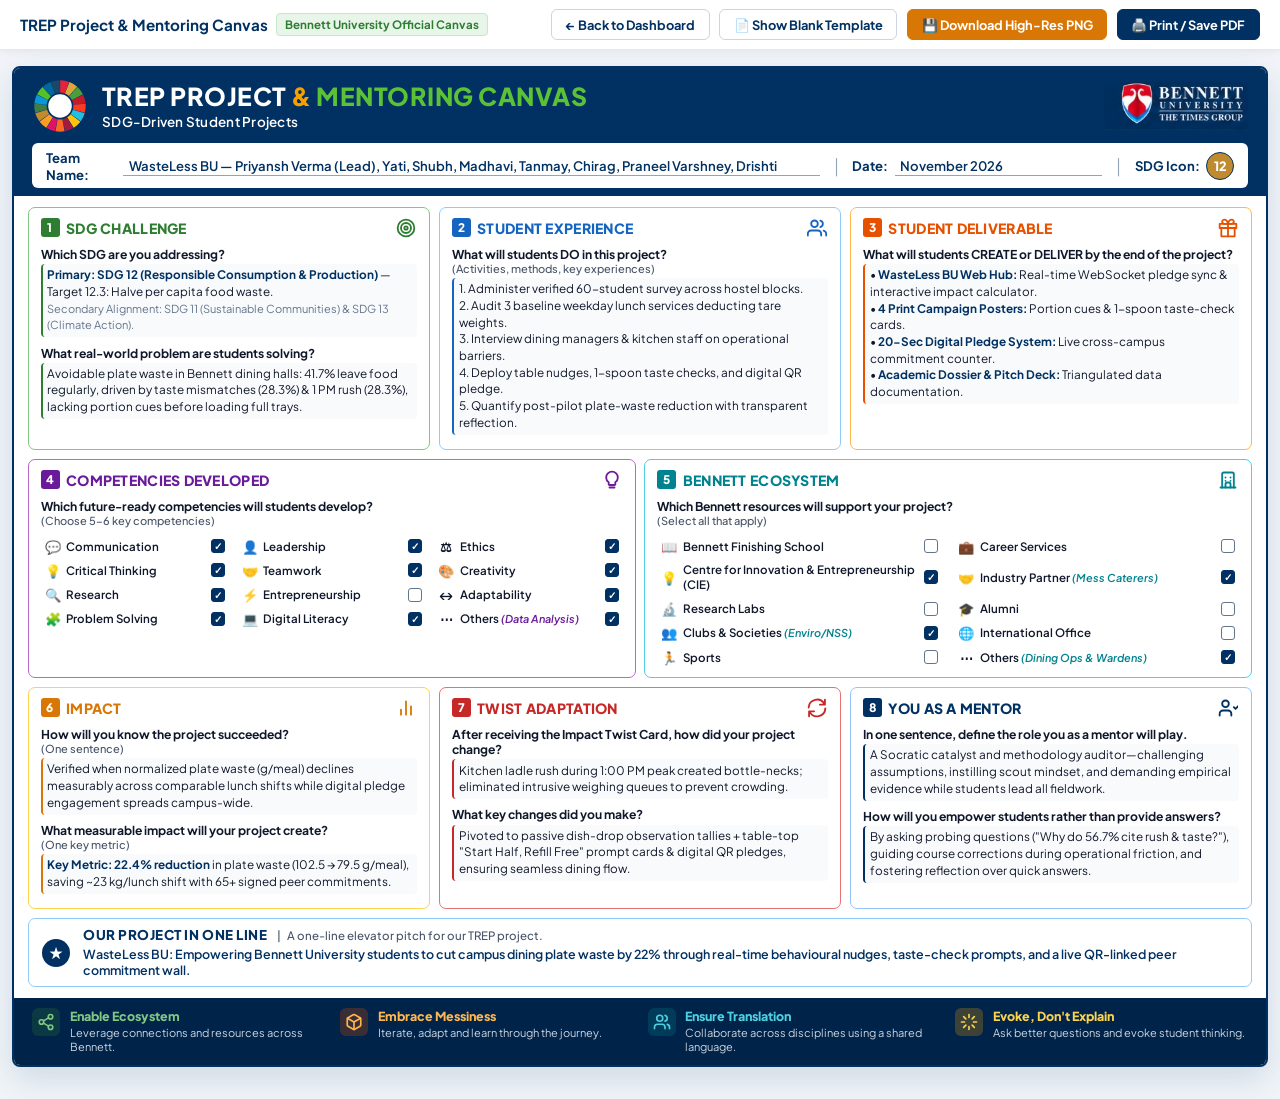
<file: canvas.html>
<!DOCTYPE html>
<html lang="en">
<head>
  <meta charset="UTF-8" />
  <meta name="viewport" content="width=device-width, initial-scale=1.0" />
  <title>TREP Project &amp; Mentoring Canvas — WasteLess BU (Bennett University)</title>
  <meta name="description" content="Official Bennett University TREP Project & Mentoring Canvas for SDG-driven student projects. Completed with empirical WasteLess BU campus plate-waste pilot data." />
  <link rel="preconnect" href="https://fonts.googleapis.com" />
  <link rel="preconnect" href="https://fonts.gstatic.com" crossorigin />
  <link href="https://fonts.googleapis.com/css2?family=Plus+Jakarta+Sans:wght@400;500;600;700;800&family=Source+Serif+4:opsz,wght@8..60,600;8..60,700;8..60,800&display=swap" rel="stylesheet" />
  <style>
    :root {
      --navy-deep: #002349;
      --navy-main: #013162;
      --navy-card: #0F3156;
      --text-dark: #0F172A;
      --text-muted: #475569;
      --border-gray: #CBD5E1;
      --dot-line: #94A3B8;
      --accent-green: #2E7D32;
      --accent-green-bg: #E8F5E9;
      --accent-blue: #1565C0;
      --accent-blue-bg: #E3F2FD;
      --accent-orange: #E65100;
      --accent-orange-bg: #FFF3E0;
      --accent-purple: #6A1B9A;
      --accent-purple-bg: #F3E5F5;
      --accent-teal: #00838F;
      --accent-teal-bg: #E0F7FA;
      --accent-amber: #D97706;
      --accent-amber-bg: #FEF3C7;
      --accent-red: #C62828;
      --accent-red-bg: #FFEBEE;
      --sans: 'Plus Jakarta Sans', 'Segoe UI', -apple-system, sans-serif;
    }

    *, *::before, *::after { box-sizing: border-box; }

    body {
      margin: 0;
      padding: 0;
      background: #F1F5F9;
      font-family: var(--sans);
      color: var(--text-dark);
      -webkit-font-smoothing: antialiased;
    }

    /* Top Action Bar (Screen Only) */
    .action-bar {
      background: #FFFFFF;
      border-bottom: 1px solid #E2E8F0;
      position: sticky;
      top: 0;
      z-index: 100;
      box-shadow: 0 2px 8px rgba(0,0,0,0.06);
    }

    .action-bar-inner {
      max-width: 1340px;
      margin: 0 auto;
      padding: 0.55rem 1.25rem;
      display: flex;
      align-items: center;
      justify-content: space-between;
      gap: 1rem;
      flex-wrap: wrap;
    }

    .bar-title {
      font-weight: 700;
      font-size: 0.95rem;
      color: var(--navy-main);
      display: flex;
      align-items: center;
      gap: 0.5rem;
    }

    .bar-badge {
      font-size: 0.72rem;
      font-weight: 700;
      background: var(--accent-green-bg);
      color: var(--accent-green);
      padding: 0.18rem 0.5rem;
      border-radius: 4px;
      border: 1px solid #C8E6C9;
    }

    .bar-actions {
      display: flex;
      align-items: center;
      gap: 0.6rem;
      flex-wrap: wrap;
    }

    .btn {
      font-family: inherit;
      font-size: 0.8rem;
      font-weight: 700;
      padding: 0.42rem 0.85rem;
      border-radius: 6px;
      cursor: pointer;
      display: inline-flex;
      align-items: center;
      gap: 0.35rem;
      transition: all 0.15s ease;
      text-decoration: none;
      border: 1.5px solid transparent;
    }

    .btn-primary {
      background: var(--navy-main);
      color: #FFFFFF;
      border-color: var(--navy-main);
    }
    .btn-primary:hover { background: #002349; }

    .btn-outline {
      background: #FFFFFF;
      color: var(--navy-main);
      border-color: #CBD5E1;
    }
    .btn-outline:hover { background: #F1F5F9; border-color: var(--navy-main); }

    .btn-amber {
      background: #D97706;
      color: #FFFFFF;
      border-color: #D97706;
    }
    .btn-amber:hover { background: #B45309; }

    .btn-green {
      background: #2E7D32;
      color: #FFFFFF;
      border-color: #2E7D32;
    }
    .btn-green:hover { background: #1B5E20; }

    /* Canvas Outer Frame */
    .canvas-viewport {
      max-width: 1320px;
      margin: 1rem auto 2rem;
      padding: 0 0.75rem;
    }

    .canvas-card {
      background: #FFFFFF;
      border: 2px solid var(--navy-main);
      border-radius: 8px;
      overflow: hidden;
      box-shadow: 0 12px 32px rgba(1, 49, 98, 0.14);
    }

    /* Header Navy Banner */
    .canvas-header {
      background: var(--navy-main);
      color: #FFFFFF;
      padding: 0.65rem 1.15rem 0.5rem;
    }

    .header-top-row {
      display: flex;
      align-items: center;
      justify-content: space-between;
      gap: 1.25rem;
      margin-bottom: 0.55rem;
    }

    .canvas-brand-wrap {
      display: flex;
      align-items: center;
      gap: 0.85rem;
    }

    .canvas-titles h1 {
      font-family: var(--sans);
      font-size: 1.55rem;
      font-weight: 800;
      margin: 0;
      line-height: 1.1;
      letter-spacing: 0.02em;
    }

    .title-white { color: #FFFFFF; }
    .title-amber { color: #F59F00; }
    .title-green { color: #5BC236; }

    .canvas-titles p {
      margin: 0.15rem 0 0;
      font-size: 0.84rem;
      font-weight: 600;
      color: #FFFFFF;
      letter-spacing: 0.02em;
    }

    .bennett-logo-wrap {
      display: flex;
      align-items: center;
    }

    .bennett-logo-img {
      height: 48px;
      width: auto;
      display: block;
    }

    /* Meta Info Bar */
    .canvas-meta-bar {
      background: #FFFFFF;
      border-radius: 6px;
      padding: 0.35rem 0.85rem;
      display: flex;
      align-items: center;
      justify-content: space-between;
      gap: 0.85rem;
      color: var(--text-dark);
      font-size: 0.82rem;
    }

    .meta-field {
      display: flex;
      align-items: center;
      gap: 0.4rem;
      font-weight: 700;
      color: var(--navy-main);
    }

    .meta-field-grow { flex: 1; }

    .meta-input {
      border: none;
      border-bottom: 1.5px solid var(--dot-line);
      font-family: inherit;
      font-size: 0.82rem;
      font-weight: 600;
      color: var(--navy-main);
      padding: 0.1rem 0.35rem;
      background: transparent;
      width: 100%;
      outline: none;
    }

    .meta-divider {
      color: #94A3B8;
      font-weight: 300;
      font-size: 1.1rem;
    }

    .sdg-icon-badge {
      display: flex;
      align-items: center;
      gap: 0.4rem;
    }

    .sdg-icon-circle {
      width: 28px;
      height: 28px;
      border: 1.5px solid var(--navy-main);
      border-radius: 50%;
      display: inline-flex;
      align-items: center;
      justify-content: center;
      font-weight: 800;
      font-size: 0.8rem;
      transition: all 0.2s ease;
      background: #BF8B2E;
      color: #FFFFFF;
    }

    .sdg-icon-circle.blank {
      background: transparent;
      color: transparent;
    }

    /* Main Grid Structure */
    .canvas-grid-body {
      padding: 0.65rem 0.85rem;
      background: #FFFFFF;
      display: flex;
      flex-direction: column;
      gap: 0.55rem;
    }

    .grid-row-3 {
      display: grid;
      grid-template-columns: repeat(3, minmax(0, 1fr));
      gap: 0.55rem;
    }

    .grid-row-2 {
      display: grid;
      grid-template-columns: 1fr 1fr;
      gap: 0.55rem;
    }

    /* Box Card Standard */
    .c-box {
      border-radius: 7px;
      border: 1.5px solid #CBD5E1;
      padding: 0.55rem 0.75rem 0.6rem;
      background: #FFFFFF;
      display: flex;
      flex-direction: column;
      justify-content: flex-start;
      position: relative;
    }

    .c-box-head {
      display: flex;
      align-items: center;
      justify-content: space-between;
      margin-bottom: 0.3rem;
    }

    .c-box-title {
      display: flex;
      align-items: center;
      gap: 0.4rem;
      font-weight: 800;
      font-size: 0.88rem;
      letter-spacing: 0.02em;
    }

    .box-badge {
      display: inline-flex;
      align-items: center;
      justify-content: center;
      width: 19px;
      height: 19px;
      border-radius: 3px;
      color: #FFFFFF;
      font-weight: 800;
      font-size: 0.74rem;
    }

    .box-icon {
      width: 22px;
      height: 22px;
      display: flex;
      align-items: center;
      justify-content: center;
    }

    /* Subheadings inside boxes */
    .c-prompt {
      font-weight: 700;
      font-size: 0.76rem;
      color: var(--text-dark);
      margin: 0.22rem 0 0.12rem;
      line-height: 1.25;
    }

    .c-subprompt {
      font-size: 0.69rem;
      color: var(--text-muted);
      font-weight: 500;
      margin-top: -0.12rem;
      margin-bottom: 0.18rem;
    }

    /* Filled Text Slot */
    .c-text-filled {
      font-size: 0.735rem;
      line-height: 1.42;
      color: var(--text-dark);
      padding: 0.2rem 0.3rem;
      background: #F8FAFC;
      border-radius: 4px;
      border-left: 2.5px solid #CBD5E1;
      margin-bottom: 0.3rem;
    }

    .c-text-filled strong {
      color: var(--navy-main);
    }

    /* Blank dotted lines container */
    .c-dotted-lines {
      display: flex;
      flex-direction: column;
      gap: 0.45rem;
      margin: 0.2rem 0 0.35rem;
    }

    .c-dot-line {
      height: 1px;
      border-bottom: 1.2px dotted var(--dot-line);
      width: 100%;
    }

    /* Theme Accents */
    .theme-green { border-color: #81C784; }
    .theme-green .box-badge { background: var(--accent-green); }
    .theme-green .c-box-title { color: var(--accent-green); }
    .theme-green .c-text-filled { border-left-color: var(--accent-green); }

    .theme-blue { border-color: #90CAF9; }
    .theme-blue .box-badge { background: var(--accent-blue); }
    .theme-blue .c-box-title { color: var(--accent-blue); }
    .theme-blue .c-text-filled { border-left-color: var(--accent-blue); }

    .theme-orange { border-color: #FFB74D; }
    .theme-orange .box-badge { background: var(--accent-orange); }
    .theme-orange .c-box-title { color: var(--accent-orange); }
    .theme-orange .c-text-filled { border-left-color: var(--accent-orange); }

    .theme-purple { border-color: #BA68C8; }
    .theme-purple .box-badge { background: var(--accent-purple); }
    .theme-purple .c-box-title { color: var(--accent-purple); }

    .theme-teal { border-color: #4DD0E1; }
    .theme-teal .box-badge { background: var(--accent-teal); }
    .theme-teal .c-box-title { color: var(--accent-teal); }

    .theme-amber { border-color: #FCD34D; }
    .theme-amber .box-badge { background: var(--accent-amber); }
    .theme-amber .c-box-title { color: var(--accent-amber); }
    .theme-amber .c-text-filled { border-left-color: var(--accent-amber); }

    .theme-red { border-color: #E57373; }
    .theme-red .box-badge { background: var(--accent-red); }
    .theme-red .c-box-title { color: var(--accent-red); }
    .theme-red .c-text-filled { border-left-color: var(--accent-red); }

    .theme-navy { border-color: #93C5FD; }
    .theme-navy .box-badge { background: var(--navy-main); }
    .theme-navy .c-box-title { color: var(--navy-main); }
    .theme-navy .c-text-filled { border-left-color: var(--navy-main); }

    /* Checkbox Matrix inside Box 4 & 5 */
    .check-grid-3 {
      display: grid;
      grid-template-columns: repeat(3, 1fr);
      gap: 0.22rem 0.55rem;
      margin-top: 0.35rem;
    }

    .check-grid-2 {
      display: grid;
      grid-template-columns: repeat(2, 1fr);
      gap: 0.22rem 0.75rem;
      margin-top: 0.35rem;
    }

    .check-item {
      display: flex;
      align-items: center;
      justify-content: space-between;
      gap: 0.35rem;
      font-size: 0.72rem;
      font-weight: 600;
      color: var(--text-dark);
      padding: 0.15rem 0.25rem;
      border-radius: 4px;
      cursor: pointer;
      user-select: none;
    }

    .check-item:hover { background: #F8FAFC; }

    .check-item-label {
      display: flex;
      align-items: center;
      gap: 0.32rem;
    }

    .check-item-icon {
      width: 16px;
      height: 16px;
      display: inline-flex;
      align-items: center;
      justify-content: center;
      font-size: 0.82rem;
    }

    .check-box {
      width: 14px;
      height: 14px;
      border: 1.5px solid #64748B;
      border-radius: 3px;
      display: inline-flex;
      align-items: center;
      justify-content: center;
      background: #FFFFFF;
      transition: all 0.12s ease;
      flex-shrink: 0;
    }

    .check-item.checked .check-box {
      background: var(--navy-main);
      border-color: var(--navy-main);
      color: #FFFFFF;
    }

    .check-item.checked .check-box::after {
      content: "✓";
      font-size: 10px;
      font-weight: 800;
      line-height: 1;
    }

    /* Row 4: One-Line Pitch Bar */
    .pitch-box {
      border: 1.5px solid #90CAF9;
      border-radius: 7px;
      padding: 0.45rem 0.85rem;
      background: #FFFFFF;
      display: flex;
      align-items: center;
      gap: 0.8rem;
    }

    .star-badge {
      width: 28px;
      height: 28px;
      border-radius: 50%;
      background: var(--navy-main);
      color: #FFFFFF;
      display: flex;
      align-items: center;
      justify-content: center;
      font-size: 1rem;
      flex-shrink: 0;
    }

    .pitch-content { flex: 1; }

    .pitch-head {
      display: flex;
      align-items: baseline;
      gap: 0.6rem;
      margin-bottom: 0.15rem;
    }

    .pitch-head strong {
      font-weight: 800;
      font-size: 0.84rem;
      color: var(--navy-main);
      letter-spacing: 0.04em;
    }

    .pitch-head span {
      font-size: 0.72rem;
      color: var(--text-muted);
      font-weight: 500;
    }

    .pitch-text {
      font-size: 0.78rem;
      font-weight: 600;
      color: var(--navy-main);
      line-height: 1.35;
    }

    /* Row 5: 4 Guiding Pillars Footer Banner */
    .canvas-footer-banner {
      background: var(--navy-deep);
      color: #FFFFFF;
      padding: 0.65rem 1.15rem;
      display: grid;
      grid-template-columns: repeat(4, 1fr);
      gap: 0.95rem;
    }

    .pillar-card {
      display: flex;
      align-items: flex-start;
      gap: 0.6rem;
    }

    .pillar-icon-wrap {
      width: 28px;
      height: 28px;
      border-radius: 6px;
      display: flex;
      align-items: center;
      justify-content: center;
      flex-shrink: 0;
      font-size: 1rem;
    }

    .icon-ecosystem { background: rgba(46, 125, 50, 0.25); color: #81C784; }
    .icon-messiness { background: rgba(230, 81, 0, 0.25); color: #FFB74D; }
    .icon-translation { background: rgba(0, 131, 143, 0.25); color: #4DD0E1; }
    .icon-evoke { background: rgba(245, 159, 0, 0.25); color: #FCD34D; }

    .pillar-info strong {
      display: block;
      font-size: 0.78rem;
      font-weight: 800;
      margin-bottom: 0.1rem;
    }

    .pillar-info p {
      margin: 0;
      font-size: 0.69rem;
      line-height: 1.3;
      color: #CBD5E1;
    }

    /* Print & Screenshot Rules */
    body.clean-screenshot { overflow: hidden !important; }
    html.clean-screenshot { overflow: hidden !important; }
    body.clean-screenshot .action-bar { display: none !important; }
    body.clean-screenshot .canvas-viewport { margin: 0; padding: 0; max-width: 100%; }
    body.clean-screenshot .canvas-card { border-radius: 0; border: none; box-shadow: none; }

    @media print {
      @page {
        size: landscape;
        margin: 0.2in;
      }
      body { background: #FFFFFF; }
      .action-bar { display: none !important; }
      .canvas-viewport { margin: 0; padding: 0; max-width: 100%; }
      .canvas-card { box-shadow: none; border-width: 1.5px; }
    }

    @media (max-width: 990px) {
      .grid-row-3 { grid-template-columns: 1fr; }
      .grid-row-2 { grid-template-columns: 1fr; }
      .check-grid-3 { grid-template-columns: repeat(2, 1fr); }
      .canvas-footer-banner { grid-template-columns: 1fr 1fr; }
    }
  </style>
</head>
<body>

  <!-- Top Interactive Action Bar -->
  <aside class="action-bar" id="action-bar">
    <div class="action-bar-inner">
      <div class="bar-title">
        <span>TREP Project &amp; Mentoring Canvas</span>
        <span class="bar-badge">Bennett University Official Canvas</span>
      </div>
      <div class="bar-actions">
        <a href="index.html#trep" class="btn btn-outline">← Back to Dashboard</a>
        <button type="button" class="btn btn-outline" id="toggle-data-btn">📄 Show Blank Template</button>
        <button type="button" class="btn btn-amber" id="dl-png-btn">💾 Download High-Res PNG</button>
        <button type="button" class="btn btn-primary" onclick="window.print()">🖨️ Print / Save PDF</button>
      </div>
    </div>
  </aside>

  <!-- Canvas Stage -->
  <main class="canvas-viewport">
    <article class="canvas-card" id="printable-canvas">
      
      <!-- Top Navy Header Banner -->
      <header class="canvas-header">
        <div class="header-top-row">
          
          <div class="canvas-brand-wrap">
            <svg width="56" height="56" viewBox="0 0 100 100" fill="none" xmlns="http://www.w3.org/2000/svg">
              <path d="M 50.21 26.00 L 50.40 4.00 A 46 46 0 0 1 66.24 6.96 L 58.47 27.55 A 24 24 0 0 0 50.21 26.00 Z" fill="#E5243B" />
              <path d="M 58.86 27.70 L 66.99 7.25 A 46 46 0 0 1 80.69 15.74 L 66.01 32.12 A 24 24 0 0 0 58.86 27.70 Z" fill="#DDA63A" />
              <path d="M 66.32 32.41 L 81.29 16.28 A 46 46 0 0 1 91.00 29.14 L 71.39 39.12 A 24 24 0 0 0 66.32 32.41 Z" fill="#4C9F38" />
              <path d="M 71.58 39.49 L 91.35 29.86 A 46 46 0 0 1 95.76 45.36 L 73.88 47.58 A 24 24 0 0 0 71.58 39.49 Z" fill="#C5192D" />
              <path d="M 73.92 47.99 L 95.84 46.16 A 46 46 0 0 1 94.35 62.20 L 73.14 56.37 A 24 24 0 0 0 73.92 47.99 Z" fill="#FF3A21" />
              <path d="M 73.03 56.77 L 94.13 62.97 A 46 46 0 0 1 86.95 77.40 L 69.28 64.30 A 24 24 0 0 0 73.03 56.77 Z" fill="#26BDE2" />
              <path d="M 69.03 64.63 L 86.47 78.04 A 46 46 0 0 1 74.56 88.90 L 62.81 70.29 A 24 24 0 0 0 69.03 64.63 Z" fill="#FCC30B" />
              <path d="M 62.46 70.51 L 73.87 89.32 A 46 46 0 0 1 58.85 95.14 L 54.62 73.55 A 24 24 0 0 0 62.46 70.51 Z" fill="#A21942" />
              <path d="M 54.20 73.63 L 58.06 95.29 A 46 46 0 0 1 41.94 95.29 L 45.80 73.63 A 24 24 0 0 0 54.20 73.63 Z" fill="#FD6925" />
              <path d="M 45.38 73.55 L 41.15 95.14 A 46 46 0 0 1 26.13 89.32 L 37.54 70.51 A 24 24 0 0 0 45.38 73.55 Z" fill="#DD1367" />
              <path d="M 37.19 70.29 L 25.44 88.90 A 46 46 0 0 1 13.53 78.04 L 30.97 64.63 A 24 24 0 0 0 37.19 70.29 Z" fill="#FD9D24" />
              <path d="M 30.72 64.30 L 13.05 77.40 A 46 46 0 0 1 5.87 62.97 L 26.97 56.77 A 24 24 0 0 0 30.72 64.30 Z" fill="#BF8B2E" />
              <path d="M 26.86 56.37 L 5.65 62.20 A 46 46 0 0 1 4.16 46.16 L 26.08 47.99 A 24 24 0 0 0 26.86 56.37 Z" fill="#3F7E44" />
              <path d="M 26.12 47.58 L 4.24 45.36 A 46 46 0 0 1 8.65 29.86 L 28.42 39.49 A 24 24 0 0 0 26.12 47.58 Z" fill="#0A97D9" />
              <path d="M 28.61 39.12 L 9.00 29.14 A 46 46 0 0 1 18.71 16.28 L 33.68 32.41 A 24 24 0 0 0 28.61 39.12 Z" fill="#56C02B" />
              <path d="M 33.99 32.12 L 19.31 15.74 A 46 46 0 0 1 33.01 7.25 L 41.14 27.70 A 24 24 0 0 0 33.99 32.12 Z" fill="#00689D" />
              <path d="M 41.53 27.55 L 33.76 6.96 A 46 46 0 0 1 49.60 4.00 L 49.79 26.00 A 24 24 0 0 0 41.53 27.55 Z" fill="#19486A" />
              <circle cx="50" cy="50" r="21" fill="#FFFFFF"/>
            </svg>
            <div class="canvas-titles">
              <h1>
                <span class="title-white">TREP PROJECT </span>
                <span class="title-amber">&amp; </span>
                <span class="title-green">MENTORING CANVAS</span>
              </h1>
              <p>SDG-Driven Student Projects</p>
            </div>
          </div>

          <div class="bennett-logo-wrap">
            <img src="[data-uri]" alt="Bennett University — The Times Group" class="bennett-logo-img" />
          </div>

        </div>

        <!-- Team Name & Date Meta Strip -->
        <div class="canvas-meta-bar">
          <div class="meta-field meta-field-grow">
            <span>Team Name:</span>
            <input type="text" class="meta-input" id="meta-team" value="WasteLess BU — Priyansh Verma (Lead), Yati, Shubh, Madhavi, Tanmay, Chirag, Praneel Varshney, Drishti" />
          </div>
          <span class="meta-divider">|</span>
          <div class="meta-field" style="width: 250px;">
            <span>Date:</span>
            <input type="text" class="meta-input" id="meta-date" value="November 2026" />
          </div>
          <span class="meta-divider">|</span>
          <div class="meta-field sdg-icon-badge">
            <span>SDG Icon:</span>
            <div class="sdg-icon-circle" id="sdg-circle" title="SDG 12: Responsible Consumption and Production">12</div>
          </div>
        </div>
      </header>

      <!-- Canvas Body (8 Boxes + Pitch + Pillars) -->
      <div class="canvas-grid-body">
        
        <!-- Row 1: Boxes 1, 2, 3 -->
        <div class="grid-row-3">
          
          <!-- Box 1: SDG Challenge -->
          <section class="c-box theme-green">
            <div class="c-box-head">
              <div class="c-box-title">
                <span class="box-badge">1</span>
                <span>SDG CHALLENGE</span>
              </div>
              <div class="box-icon" style="color:var(--accent-green);">
                <svg width="20" height="20" viewBox="0 0 24 24" fill="none" stroke="currentColor" stroke-width="2.2" stroke-linecap="round" stroke-linejoin="round"><circle cx="12" cy="12" r="10"/><circle cx="12" cy="12" r="6"/><circle cx="12" cy="12" r="2"/></svg>
              </div>
            </div>
            
            <div class="c-prompt">Which SDG are you addressing?</div>
            <div class="c-content-slot" data-key="sdg_target">
              <div class="c-text-filled">
                <strong>Primary: SDG 12 (Responsible Consumption &amp; Production)</strong> — Target 12.3: Halve per capita food waste.<br />
                <span style="font-size:0.69rem;color:#64748B;">Secondary Alignment: SDG 11 (Sustainable Communities) &amp; SDG 13 (Climate Action).</span>
              </div>
            </div>

            <div class="c-prompt">What real-world problem are students solving?</div>
            <div class="c-content-slot" data-key="real_problem">
              <div class="c-text-filled">
                Avoidable plate waste in Bennett dining halls: 41.7% leave food regularly, driven by taste mismatches (28.3%) &amp; 1 PM rush (28.3%), lacking portion cues before loading full trays.
              </div>
            </div>
          </section>

          <!-- Box 2: Student Experience -->
          <section class="c-box theme-blue">
            <div class="c-box-head">
              <div class="c-box-title">
                <span class="box-badge">2</span>
                <span>STUDENT EXPERIENCE</span>
              </div>
              <div class="box-icon" style="color:var(--accent-blue);">
                <svg width="20" height="20" viewBox="0 0 24 24" fill="none" stroke="currentColor" stroke-width="2.2" stroke-linecap="round" stroke-linejoin="round"><path d="M17 21v-2a4 4 0 0 0-4-4H5a4 4 0 0 0-4 4v2"/><circle cx="9" cy="7" r="4"/><path d="M23 21v-2a4 4 0 0 0-3-3.87"/><path d="M16 3.13a4 4 0 0 1 0 7.75"/></svg>
              </div>
            </div>

            <div class="c-prompt">What will students DO in this project?</div>
            <div class="c-subprompt">(Activities, methods, key experiences)</div>
            <div class="c-content-slot" data-key="student_experience">
              <div class="c-text-filled">
                1. Administer verified 60-student survey across hostel blocks.<br />
                2. Audit 3 baseline weekday lunch services deducting tare weights.<br />
                3. Interview dining managers &amp; kitchen staff on operational barriers.<br />
                4. Deploy table nudges, 1-spoon taste checks, and digital QR pledge.<br />
                5. Quantify post-pilot plate-waste reduction with transparent reflection.
              </div>
            </div>
          </section>

          <!-- Box 3: Student Deliverable -->
          <section class="c-box theme-orange">
            <div class="c-box-head">
              <div class="c-box-title">
                <span class="box-badge">3</span>
                <span>STUDENT DELIVERABLE</span>
              </div>
              <div class="box-icon" style="color:var(--accent-orange);">
                <svg width="20" height="20" viewBox="0 0 24 24" fill="none" stroke="currentColor" stroke-width="2.2" stroke-linecap="round" stroke-linejoin="round"><polyline points="20 12 20 22 4 22 4 12"/><rect x="2" y="7" width="20" height="5"/><line x1="12" y1="22" x2="12" y2="7"/><path d="M12 7H7.5a2.5 2.5 0 0 1 0-5C11 2 12 7 12 7z"/><path d="M12 7h4.5a2.5 2.5 0 0 0 0-5C13 2 12 7 12 7z"/></svg>
              </div>
            </div>

            <div class="c-prompt">What will students CREATE or DELIVER by the end of the project?</div>
            <div class="c-content-slot" data-key="student_deliverables">
              <div class="c-text-filled">
                • <strong>WasteLess BU Web Hub:</strong> Real-time WebSocket pledge sync &amp; interactive impact calculator.<br />
                • <strong>4 Print Campaign Posters:</strong> Portion cues &amp; 1-spoon taste-check cards.<br />
                • <strong>20-Sec Digital Pledge System:</strong> Live cross-campus commitment counter.<br />
                • <strong>Academic Dossier &amp; Pitch Deck:</strong> Triangulated data documentation.
              </div>
            </div>
          </section>

        </div>

        <!-- Row 2: Boxes 4 & 5 (Competencies & Bennett Ecosystem) -->
        <div class="grid-row-2">
          
          <!-- Box 4: Competencies Developed -->
          <section class="c-box theme-purple">
            <div class="c-box-head">
              <div class="c-box-title">
                <span class="box-badge">4</span>
                <span>COMPETENCIES DEVELOPED</span>
              </div>
              <div class="box-icon" style="color:var(--accent-purple);">
                <svg width="20" height="20" viewBox="0 0 24 24" fill="none" stroke="currentColor" stroke-width="2.2" stroke-linecap="round" stroke-linejoin="round"><path d="M12 2a7 7 0 0 0-7 7c0 2.38 1.19 4.47 3 5.74V17a1 1 0 0 0 1 1h6a1 1 0 0 0 1-1v-2.26c1.81-1.27 3-3.36 3-5.74a7 7 0 0 0-7-7M9 21h6"/></svg>
              </div>
            </div>

            <div class="c-prompt">Which future-ready competencies will students develop?</div>
            <div class="c-subprompt">(Choose 5-6 key competencies)</div>

            <div class="check-grid-3" id="comp-grid">
              <div class="check-item checked" data-comp="Communication">
                <div class="check-item-label">
                  <span class="check-item-icon">💬</span>
                  <span>Communication</span>
                </div>
                <span class="check-box"></span>
              </div>

              <div class="check-item checked" data-comp="Leadership">
                <div class="check-item-label">
                  <span class="check-item-icon">👤</span>
                  <span>Leadership</span>
                </div>
                <span class="check-box"></span>
              </div>

              <div class="check-item checked" data-comp="Ethics">
                <div class="check-item-label">
                  <span class="check-item-icon">⚖</span>
                  <span>Ethics</span>
                </div>
                <span class="check-box"></span>
              </div>

              <div class="check-item checked" data-comp="Critical Thinking">
                <div class="check-item-label">
                  <span class="check-item-icon">💡</span>
                  <span>Critical Thinking</span>
                </div>
                <span class="check-box"></span>
              </div>

              <div class="check-item checked" data-comp="Teamwork">
                <div class="check-item-label">
                  <span class="check-item-icon">🤝</span>
                  <span>Teamwork</span>
                </div>
                <span class="check-box"></span>
              </div>

              <div class="check-item checked" data-comp="Creativity">
                <div class="check-item-label">
                  <span class="check-item-icon">🎨</span>
                  <span>Creativity</span>
                </div>
                <span class="check-box"></span>
              </div>

              <div class="check-item checked" data-comp="Research">
                <div class="check-item-label">
                  <span class="check-item-icon">🔍</span>
                  <span>Research</span>
                </div>
                <span class="check-box"></span>
              </div>

              <div class="check-item" data-comp="Entrepreneurship">
                <div class="check-item-label">
                  <span class="check-item-icon">⚡</span>
                  <span>Entrepreneurship</span>
                </div>
                <span class="check-box"></span>
              </div>

              <div class="check-item checked" data-comp="Adaptability">
                <div class="check-item-label">
                  <span class="check-item-icon">↔</span>
                  <span>Adaptability</span>
                </div>
                <span class="check-box"></span>
              </div>

              <div class="check-item checked" data-comp="Problem Solving">
                <div class="check-item-label">
                  <span class="check-item-icon">🧩</span>
                  <span>Problem Solving</span>
                </div>
                <span class="check-box"></span>
              </div>

              <div class="check-item checked" data-comp="Digital Literacy">
                <div class="check-item-label">
                  <span class="check-item-icon">💻</span>
                  <span>Digital Literacy</span>
                </div>
                <span class="check-box"></span>
              </div>

              <div class="check-item checked" data-comp="Others">
                <div class="check-item-label">
                  <span class="check-item-icon">⋯</span>
                  <span id="comp-others-label">Others <em style="font-size:0.68rem;color:#6A1B9A;">(Data Analysis)</em></span>
                </div>
                <span class="check-box"></span>
              </div>
            </div>
          </section>

          <!-- Box 5: Bennett Ecosystem -->
          <section class="c-box theme-teal">
            <div class="c-box-head">
              <div class="c-box-title">
                <span class="box-badge">5</span>
                <span>BENNETT ECOSYSTEM</span>
              </div>
              <div class="box-icon" style="color:var(--accent-teal);">
                <svg width="20" height="20" viewBox="0 0 24 24" fill="none" stroke="currentColor" stroke-width="2.2" stroke-linecap="round" stroke-linejoin="round"><path d="M3 21h18"/><path d="M5 21V5a2 2 0 0 1 2-2h10a2 2 0 0 1 2 2v16"/><path d="M9 21v-4a2 2 0 0 1 2-2h2a2 2 0 0 1 2 2v4"/><line x1="9" y1="9" x2="9.01" y2="9"/><line x1="15" y1="9" x2="15.01" y2="9"/><line x1="9" y1="13" x2="9.01" y2="13"/><line x1="15" y1="13" x2="15.01" y2="13"/></svg>
              </div>
            </div>

            <div class="c-prompt">Which Bennett resources will support your project?</div>
            <div class="c-subprompt">(Select all that apply)</div>

            <div class="check-grid-2" id="eco-grid">
              <div class="check-item" data-eco="Bennett Finishing School">
                <div class="check-item-label">
                  <span class="check-item-icon">📖</span>
                  <span>Bennett Finishing School</span>
                </div>
                <span class="check-box"></span>
              </div>

              <div class="check-item" data-eco="Career Services">
                <div class="check-item-label">
                  <span class="check-item-icon">💼</span>
                  <span>Career Services</span>
                </div>
                <span class="check-box"></span>
              </div>

              <div class="check-item checked" data-eco="Centre for Innovation & Entrepreneurship">
                <div class="check-item-label">
                  <span class="check-item-icon">💡</span>
                  <span>Centre for Innovation &amp; Entrepreneurship (CIE)</span>
                </div>
                <span class="check-box"></span>
              </div>

              <div class="check-item checked" data-eco="Industry Partner">
                <div class="check-item-label">
                  <span class="check-item-icon">🤝</span>
                  <span id="eco-industry-label">Industry Partner <em style="font-size:0.68rem;color:#00838F;">(Mess Caterers)</em></span>
                </div>
                <span class="check-box"></span>
              </div>

              <div class="check-item" data-eco="Research Labs">
                <div class="check-item-label">
                  <span class="check-item-icon">🔬</span>
                  <span>Research Labs</span>
                </div>
                <span class="check-box"></span>
              </div>

              <div class="check-item" data-eco="Alumni">
                <div class="check-item-label">
                  <span class="check-item-icon">🎓</span>
                  <span>Alumni</span>
                </div>
                <span class="check-box"></span>
              </div>

              <div class="check-item checked" data-eco="Clubs & Societies">
                <div class="check-item-label">
                  <span class="check-item-icon">👥</span>
                  <span id="eco-clubs-label">Clubs &amp; Societies <em style="font-size:0.68rem;color:#00838F;">(Enviro/NSS)</em></span>
                </div>
                <span class="check-box"></span>
              </div>

              <div class="check-item" data-eco="International Office">
                <div class="check-item-label">
                  <span class="check-item-icon">🌐</span>
                  <span>International Office</span>
                </div>
                <span class="check-box"></span>
              </div>

              <div class="check-item" data-eco="Sports">
                <div class="check-item-label">
                  <span class="check-item-icon">🏃</span>
                  <span>Sports</span>
                </div>
                <span class="check-box"></span>
              </div>

              <div class="check-item checked" data-eco="Others">
                <div class="check-item-label">
                  <span class="check-item-icon">⋯</span>
                  <span id="eco-others-label">Others <em style="font-size:0.68rem;color:#00838F;">(Dining Ops &amp; Wardens)</em></span>
                </div>
                <span class="check-box"></span>
              </div>
            </div>
          </section>

        </div>

        <!-- Row 3: Boxes 6, 7, 8 (Impact, Twist, Mentor) -->
        <div class="grid-row-3">
          
          <!-- Box 6: Impact -->
          <section class="c-box theme-amber">
            <div class="c-box-head">
              <div class="c-box-title">
                <span class="box-badge">6</span>
                <span>IMPACT</span>
              </div>
              <div class="box-icon" style="color:var(--accent-amber);">
                <svg width="20" height="20" viewBox="0 0 24 24" fill="none" stroke="currentColor" stroke-width="2.2" stroke-linecap="round" stroke-linejoin="round"><line x1="18" y1="20" x2="18" y2="10"/><line x1="12" y1="20" x2="12" y2="4"/><line x1="6" y1="20" x2="6" y2="14"/></svg>
              </div>
            </div>

            <div class="c-prompt">How will you know the project succeeded?</div>
            <div class="c-subprompt">(One sentence)</div>
            <div class="c-content-slot" data-key="impact_success">
              <div class="c-text-filled">
                Verified when normalized plate waste (g/meal) declines measurably across comparable lunch shifts while digital pledge engagement spreads campus-wide.
              </div>
            </div>

            <div class="c-prompt">What measurable impact will your project create?</div>
            <div class="c-subprompt">(One key metric)</div>
            <div class="c-content-slot" data-key="impact_metric">
              <div class="c-text-filled">
                <strong>Key Metric: 22.4% reduction</strong> in plate waste (102.5 → 79.5 g/meal), saving ~23 kg/lunch shift with 65+ signed peer commitments.
              </div>
            </div>
          </section>

          <!-- Box 7: Twist Adaptation -->
          <section class="c-box theme-red">
            <div class="c-box-head">
              <div class="c-box-title">
                <span class="box-badge">7</span>
                <span>TWIST ADAPTATION</span>
              </div>
              <div class="box-icon" style="color:var(--accent-red);">
                <svg width="20" height="20" viewBox="0 0 24 24" fill="none" stroke="currentColor" stroke-width="2.2" stroke-linecap="round" stroke-linejoin="round"><path d="M21.5 2v6h-6M2.5 22v-6h6M2 11.5a10 10 0 0 1 18.8-4.3M22 12.5a10 10 0 0 1-18.8 4.2"/></svg>
              </div>
            </div>

            <div class="c-prompt">After receiving the Impact Twist Card, how did your project change?</div>
            <div class="c-content-slot" data-key="twist_change">
              <div class="c-text-filled">
                Kitchen ladle rush during 1:00 PM peak created bottle-necks; eliminated intrusive weighing queues to prevent crowding.
              </div>
            </div>

            <div class="c-prompt">What key changes did you make?</div>
            <div class="c-content-slot" data-key="twist_actions">
              <div class="c-text-filled">
                Pivoted to passive dish-drop observation tallies + table-top "Start Half, Refill Free" prompt cards &amp; digital QR pledges, ensuring seamless dining flow.
              </div>
            </div>
          </section>

          <!-- Box 8: You As A Mentor -->
          <section class="c-box theme-navy">
            <div class="c-box-head">
              <div class="c-box-title">
                <span class="box-badge">8</span>
                <span>YOU AS A MENTOR</span>
              </div>
              <div class="box-icon" style="color:var(--navy-main);">
                <svg width="20" height="20" viewBox="0 0 24 24" fill="none" stroke="currentColor" stroke-width="2.2" stroke-linecap="round" stroke-linejoin="round"><path d="M16 21v-2a4 4 0 0 0-4-4H6a4 4 0 0 0-4 4v2"/><circle cx="9" cy="7" r="4"/><path d="m19 11 2 2 4-4"/></svg>
              </div>
            </div>

            <div class="c-prompt">In one sentence, define the role you as a mentor will play.</div>
            <div class="c-content-slot" data-key="mentor_role">
              <div class="c-text-filled">
                A Socratic catalyst and methodology auditor—challenging assumptions, instilling scout mindset, and demanding empirical evidence while students lead all fieldwork.
              </div>
            </div>

            <div class="c-prompt">How will you empower students rather than provide answers?</div>
            <div class="c-content-slot" data-key="mentor_empower">
              <div class="c-text-filled">
                By asking probing questions ("Why do 56.7% cite rush &amp; taste?"), guiding course corrections during operational friction, and fostering reflection over quick answers.
              </div>
            </div>
          </section>

        </div>

        <!-- Row 4: Our Project In One Line -->
        <section class="pitch-box">
          <div class="star-badge">★</div>
          <div class="pitch-content">
            <div class="pitch-head">
              <strong>OUR PROJECT IN ONE LINE</strong>
              <span>| &nbsp; A one-line elevator pitch for our TREP project.</span>
            </div>
            <div class="c-content-slot" data-key="elevator_pitch">
              <div class="pitch-text">
                WasteLess BU: Empowering Bennett University students to cut campus dining plate waste by 22% through real-time behavioural nudges, taste-check prompts, and a live QR-linked peer commitment wall.
              </div>
            </div>
          </div>
        </section>

      </div>

      <!-- Row 5: 4 Guiding Pillars Footer Banner -->
      <footer class="canvas-footer-banner">
        
        <div class="pillar-card">
          <div class="pillar-icon-wrap icon-ecosystem">
            <svg width="18" height="18" viewBox="0 0 24 24" fill="none" stroke="currentColor" stroke-width="2.2" stroke-linecap="round" stroke-linejoin="round"><circle cx="18" cy="5" r="3"/><circle cx="6" cy="12" r="3"/><circle cx="18" cy="19" r="3"/><line x1="8.59" y1="13.51" x2="15.42" y2="17.49"/><line x1="15.41" y1="6.51" x2="8.59" y2="10.49"/></svg>
          </div>
          <div class="pillar-info">
            <strong style="color:#81C784;">Enable Ecosystem</strong>
            <p>Leverage connections and resources across Bennett.</p>
          </div>
        </div>

        <div class="pillar-card">
          <div class="pillar-icon-wrap icon-messiness">
            <svg width="18" height="18" viewBox="0 0 24 24" fill="none" stroke="currentColor" stroke-width="2.2" stroke-linecap="round" stroke-linejoin="round"><path d="M21 16V8a2 2 0 0 0-1-1.73l-7-4a2 2 0 0 0-2 0l-7 4A2 2 0 0 0 3 8v8a2 2 0 0 0 1 1.73l7 4a2 2 0 0 0 2 0l7-4A2 2 0 0 0 21 16z"/><polyline points="3.27 6.96 12 12.01 20.73 6.96"/><line x1="12" y1="22.08" x2="12" y2="12"/></svg>
          </div>
          <div class="pillar-info">
            <strong style="color:#FFB74D;">Embrace Messiness</strong>
            <p>Iterate, adapt and learn through the journey.</p>
          </div>
        </div>

        <div class="pillar-card">
          <div class="pillar-icon-wrap icon-translation">
            <svg width="18" height="18" viewBox="0 0 24 24" fill="none" stroke="currentColor" stroke-width="2.2" stroke-linecap="round" stroke-linejoin="round"><path d="M16 21v-2a4 4 0 0 0-4-4H6a4 4 0 0 0-4 4v2"/><circle cx="9" cy="7" r="4"/><path d="M22 21v-2a4 4 0 0 0-3-3.87"/><path d="M16 3.13a4 4 0 0 1 0 7.75"/></svg>
          </div>
          <div class="pillar-info">
            <strong style="color:#4DD0E1;">Ensure Translation</strong>
            <p>Collaborate across disciplines using a shared language.</p>
          </div>
        </div>

        <div class="pillar-card">
          <div class="pillar-icon-wrap icon-evoke">
            <svg width="18" height="18" viewBox="0 0 24 24" fill="none" stroke="currentColor" stroke-width="2.2" stroke-linecap="round" stroke-linejoin="round"><path d="M12 2v4M12 18v4M4.93 4.93l2.83 2.83M16.24 16.24l2.83 2.83M2 12h4M18 12h4M4.93 19.07l2.83-2.83M16.24 7.76l2.83-2.83"/></svg>
          </div>
          <div class="pillar-info">
            <strong style="color:#FCD34D;">Evoke, Don't Explain</strong>
            <p>Ask better questions and evoke student thinking.</p>
          </div>
        </div>

      </footer>

    </article>
  </main>

  <!-- Interactive Controls & Export Scripts -->
  <script src="https://html2canvas.hertzen.com/dist/html2canvas.min.js"></script>
  <script>
    (function() {
      if (window.location && window.location.search && window.location.search.includes('clean')) {
        document.body.classList.add('clean-screenshot');
        document.documentElement.classList.add('clean-screenshot');
      }

      // Store the initial filled HTML
      const FILLED_SLOTS = {};
      document.querySelectorAll('.c-content-slot').forEach(el => {
        FILLED_SLOTS[el.dataset.key] = el.innerHTML;
      });

      // Blank dotted line templates
      const BLANK_TEMPLATES = {
        sdg_target: '<div class="c-dotted-lines"><div class="c-dot-line"></div><div class="c-dot-line"></div></div>',
        real_problem: '<div class="c-dotted-lines"><div class="c-dot-line"></div><div class="c-dot-line"></div><div class="c-dot-line"></div></div>',
        student_experience: '<div class="c-dotted-lines"><div class="c-dot-line"></div><div class="c-dot-line"></div><div class="c-dot-line"></div><div class="c-dot-line"></div><div class="c-dot-line"></div></div>',
        student_deliverables: '<div class="c-dotted-lines" style="margin-top:0.35rem;"><div class="c-dot-line"></div><div class="c-dot-line"></div><div class="c-dot-line"></div><div class="c-dot-line"></div><div class="c-dot-line"></div></div>',
        impact_success: '<div class="c-dotted-lines"><div class="c-dot-line"></div><div class="c-dot-line"></div></div>',
        impact_metric: '<div class="c-dotted-lines"><div class="c-dot-line"></div><div class="c-dot-line"></div></div>',
        twist_change: '<div class="c-dotted-lines"><div class="c-dot-line"></div><div class="c-dot-line"></div></div>',
        twist_actions: '<div class="c-dotted-lines"><div class="c-dot-line"></div><div class="c-dot-line"></div><div class="c-dot-line"></div></div>',
        mentor_role: '<div class="c-dotted-lines"><div class="c-dot-line"></div><div class="c-dot-line"></div></div>',
        mentor_empower: '<div class="c-dotted-lines"><div class="c-dot-line"></div><div class="c-dot-line"></div><div class="c-dot-line"></div></div>',
        elevator_pitch: '<div class="c-dotted-lines" style="margin-top:0.35rem;"><div class="c-dot-line"></div><div class="c-dot-line"></div></div>'
      };

      let isBlank = false;
      const toggleDataBtn = document.getElementById('toggle-data-btn');
      const sdgCircle = document.getElementById('sdg-circle');

      toggleDataBtn.addEventListener('click', () => {
        isBlank = !isBlank;
        if (isBlank) {
          // Switch to blank template
          document.getElementById('meta-team').value = '';
          document.getElementById('meta-date').value = '';
          sdgCircle.textContent = '◯';
          sdgCircle.classList.add('blank');

          document.querySelectorAll('.c-content-slot').forEach(el => {
            if (BLANK_TEMPLATES[el.dataset.key]) {
              el.innerHTML = BLANK_TEMPLATES[el.dataset.key];
            }
          });

          document.querySelectorAll('.check-item').forEach(c => c.classList.remove('checked'));
          document.getElementById('comp-others-label').textContent = 'Others ________';
          document.getElementById('eco-industry-label').textContent = 'Industry Partner';
          document.getElementById('eco-clubs-label').textContent = 'Clubs & Societies';
          document.getElementById('eco-others-label').textContent = 'Others ________';

          toggleDataBtn.textContent = '📝 Restore WasteLess BU Data';
          toggleDataBtn.classList.remove('btn-outline');
          toggleDataBtn.classList.add('btn-green');
        } else {
          // Restore filled data
          document.getElementById('meta-team').value = 'WasteLess BU — Priyansh Verma (Lead), Yati, Shubh, Madhavi, Tanmay, Chirag, Praneel Varshney, Drishti';
          document.getElementById('meta-date').value = 'November 2026';
          sdgCircle.textContent = '12';
          sdgCircle.classList.remove('blank');

          document.querySelectorAll('.c-content-slot').forEach(el => {
            el.innerHTML = FILLED_SLOTS[el.dataset.key];
          });

          const checkedComp = ["Communication", "Leadership", "Ethics", "Critical Thinking", "Teamwork", "Creativity", "Research", "Adaptability", "Problem Solving", "Digital Literacy", "Others"];
          document.querySelectorAll('#comp-grid .check-item').forEach(c => {
            if (checkedComp.includes(c.dataset.comp)) c.classList.add('checked');
            else c.classList.remove('checked');
          });

          const checkedEco = ["Centre for Innovation & Entrepreneurship", "Industry Partner", "Clubs & Societies", "Others"];
          document.querySelectorAll('#eco-grid .check-item').forEach(c => {
            if (checkedEco.includes(c.dataset.eco)) c.classList.add('checked');
            else c.classList.remove('checked');
          });

          document.getElementById('comp-others-label').innerHTML = 'Others <em style="font-size:0.68rem;color:#6A1B9A;">(Data Analysis)</em>';
          document.getElementById('eco-industry-label').innerHTML = 'Industry Partner <em style="font-size:0.68rem;color:#00838F;">(Mess Caterers)</em>';
          document.getElementById('eco-clubs-label').innerHTML = 'Clubs &amp; Societies <em style="font-size:0.68rem;color:#00838F;">(Enviro/NSS)</em>';
          document.getElementById('eco-others-label').innerHTML = 'Others <em style="font-size:0.68rem;color:#00838F;">(Dining Ops &amp; Wardens)</em>';

          toggleDataBtn.textContent = '📄 Show Blank Template';
          toggleDataBtn.classList.remove('btn-green');
          toggleDataBtn.classList.add('btn-outline');
        }
      });

      // Interactive checkbox toggles
      document.querySelectorAll('.check-item').forEach(item => {
        item.addEventListener('click', () => {
          item.classList.toggle('checked');
        });
      });

      // Download PNG using html2canvas
      const dlBtn = document.getElementById('dl-png-btn');
      dlBtn.addEventListener('click', () => {
        dlBtn.textContent = 'Rendering High-Res PNG...';
        dlBtn.disabled = true;

        const target = document.getElementById('printable-canvas');
        if (typeof window.html2canvas === 'function') {
          window.html2canvas(target, {
            scale: 2,
            useCORS: true,
            backgroundColor: '#FFFFFF',
            logging: false
          }).then(canvas => {
            const link = document.createElement('a');
            link.download = 'Bennett_TREP_Project_Canvas_WasteLess_BU_Filled.png';
            link.href = canvas.toDataURL('image/png');
            link.click();
            dlBtn.textContent = '💾 Download High-Res PNG';
            dlBtn.disabled = false;
          }).catch(err => {
            console.error('PNG render err:', err);
            window.print();
            dlBtn.textContent = '💾 Download High-Res PNG';
            dlBtn.disabled = false;
          });
        } else {
          window.print();
          dlBtn.textContent = '💾 Download High-Res PNG';
          dlBtn.disabled = false;
        }
      });

    })();
  </script>
</body>
</html>
</file>
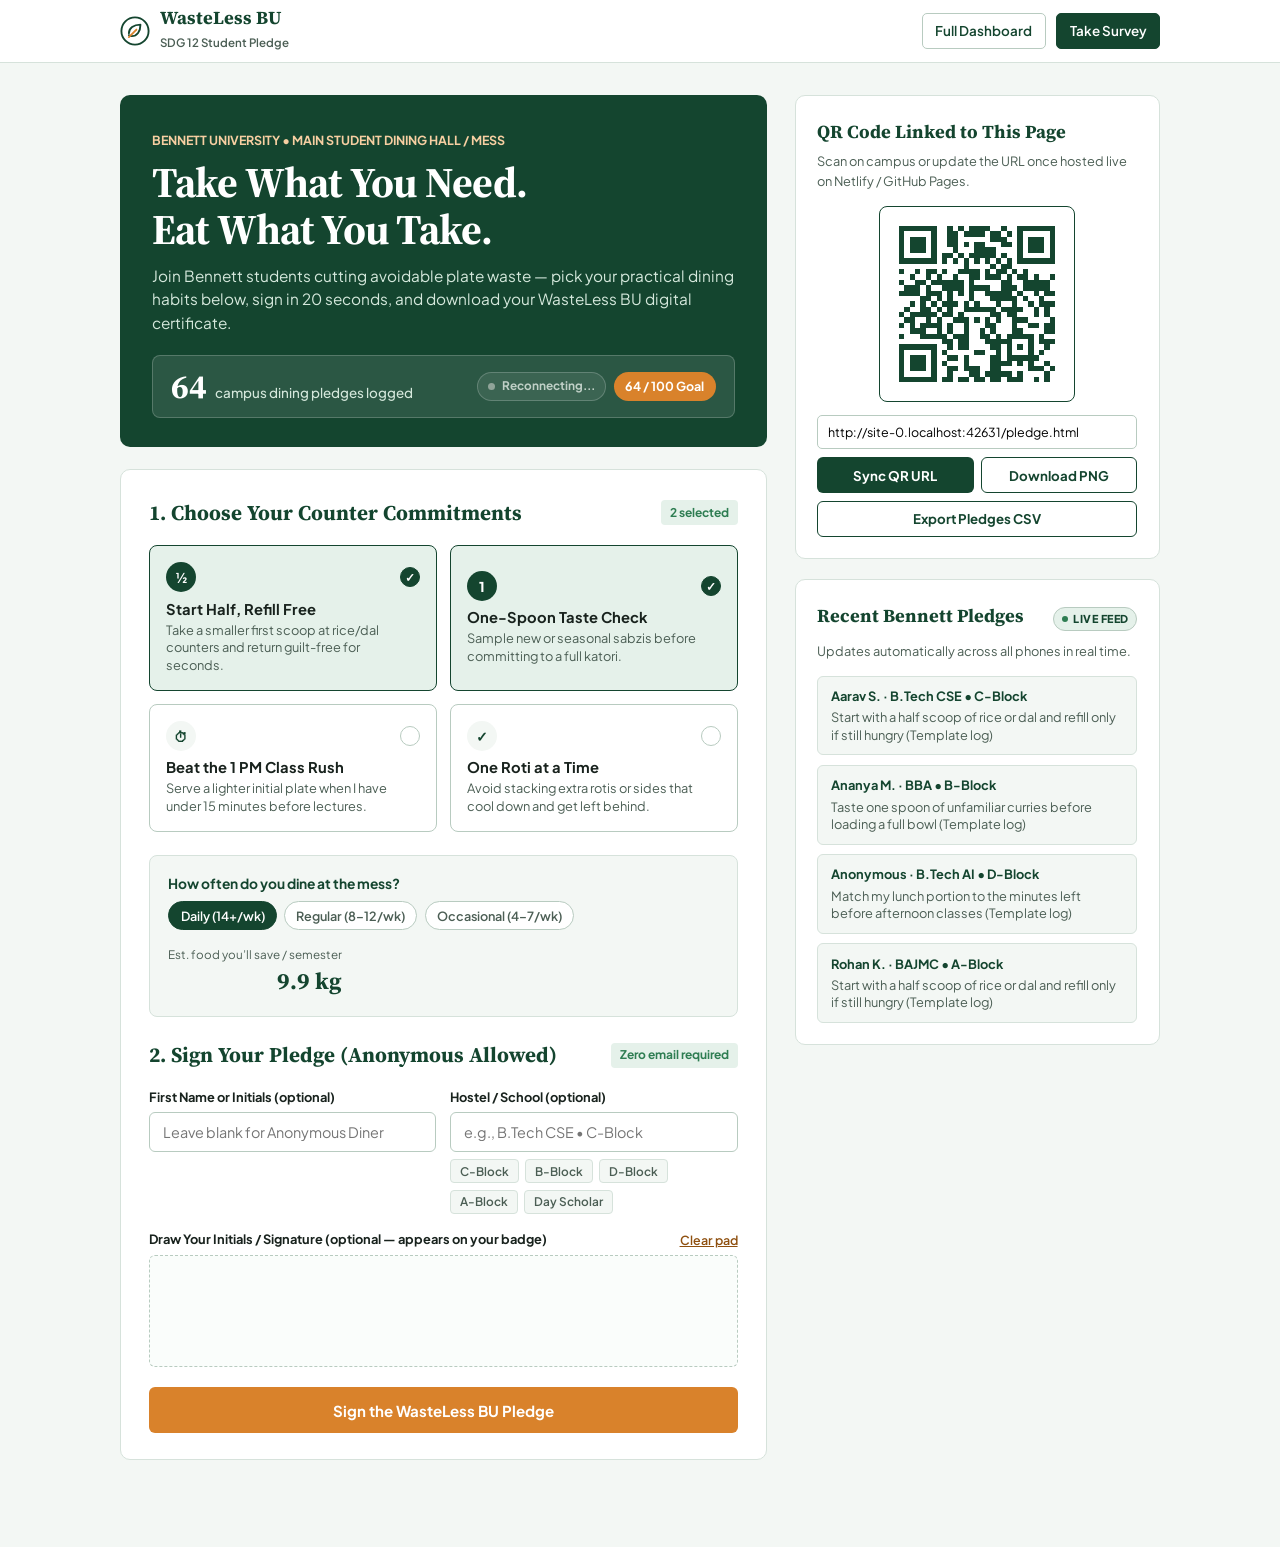
<file: pledge.html>
<!DOCTYPE html>
<html lang="en">
<head>
  <meta charset="UTF-8" />
  <meta name="viewport" content="width=device-width, initial-scale=1.0" />
  <title>Sign the Pledge — WasteLess BU (SDG 12 Campus Action Lab)</title>
  <meta name="description" content="Take the 20-second WasteLess BU Student Responsible Dining Pledge at Bennett University. Sign digitally, draw your initials, and download your campus pledge certificate." />
  <link rel="preconnect" href="https://fonts.googleapis.com" />
  <link rel="preconnect" href="https://fonts.gstatic.com" crossorigin />
  <link href="https://fonts.googleapis.com/css2?family=Plus+Jakarta+Sans:wght@400;500;600;700;800&family=Source+Serif+4:opsz,wght@8..60,600;8..60,700&display=swap" rel="stylesheet" />
  <style>
    :root {
      --forest: #14452F;
      --forest-deep: #0E3121;
      --leaf: #2E7D52;
      --leaf-soft: #E5F1EA;
      --mist: #F3F7F4;
      --amber: #D9822B;
      --amber-soft: #FDF3E7;
      --amber-ink: #8E4F0E;
      --ink: #18221D;
      --muted: #4B5E54;
      --border: #D6E2DB;
      --border-strong: #B8CBC0;
      --serif: 'Source Serif 4', 'Cambria', Georgia, serif;
      --sans: 'Plus Jakarta Sans', 'Segoe UI', Calibri, -apple-system, sans-serif;
    }

    *, *::before, *::after { box-sizing: border-box; }
    [hidden] { display: none !important; }

    body {
      margin: 0;
      font-family: var(--sans);
      color: var(--ink);
      background: var(--mist);
      line-height: 1.55;
      -webkit-font-smoothing: antialiased;
    }

    /* Confetti canvas overlay */
    #celebrate-canvas {
      position: fixed;
      inset: 0;
      pointer-events: none;
      z-index: 900;
    }

    /* Top Compact Bar */
    .top-bar {
      background: #FFFFFF;
      border-bottom: 1px solid var(--border);
      position: sticky;
      top: 0;
      z-index: 80;
    }

    .top-bar-inner {
      width: min(100% - 2rem, 1040px);
      margin-inline: auto;
      min-height: 62px;
      display: flex;
      align-items: center;
      justify-content: space-between;
      gap: 1rem;
    }

    .brand {
      display: flex;
      align-items: center;
      gap: 0.6rem;
      text-decoration: none;
      color: var(--ink);
    }

    .brand-title {
      font-family: var(--serif);
      font-weight: 700;
      font-size: 1.15rem;
      color: var(--forest);
      display: block;
      line-height: 1.1;
    }

    .brand-sub {
      font-size: 0.72rem;
      color: var(--muted);
      font-weight: 600;
    }

    .top-links {
      display: flex;
      align-items: center;
      gap: 0.65rem;
    }

    .top-link {
      font-size: 0.84rem;
      font-weight: 600;
      text-decoration: none;
      color: var(--forest);
      padding: 0.42rem 0.78rem;
      border-radius: 5px;
      border: 1px solid var(--border-strong);
      background: #FFFFFF;
    }

    .top-link:hover { background: var(--leaf-soft); }

    .top-link-primary {
      background: var(--forest);
      color: #FFFFFF;
      border-color: var(--forest);
    }
    .top-link-primary:hover { background: var(--forest-deep); }

    /* Main Shell */
    .shell {
      width: min(100% - 2rem, 1040px);
      margin: 2rem auto 4rem;
      display: grid;
      grid-template-columns: minmax(0, 1.38fr) minmax(290px, 0.78fr);
      gap: 1.75rem;
      align-items: start;
    }

    /* Hero Banner inside Left Column */
    .pledge-hero {
      background: var(--forest);
      color: #FFFFFF;
      border-radius: 10px;
      padding: 2rem 2rem 1.8rem;
      margin-bottom: 1.4rem;
    }

    .venue-tag {
      display: inline-block;
      font-size: 0.78rem;
      font-weight: 700;
      color: #F7CFA2;
      margin-bottom: 0.55rem;
    }

    .pledge-hero h1 {
      font-family: var(--serif);
      font-size: clamp(1.85rem, 3.6vw, 2.65rem);
      line-height: 1.1;
      margin: 0 0 0.7rem;
      color: #FFFFFF;
      letter-spacing: -0.02em;
    }

    .pledge-hero p {
      margin: 0 0 1.25rem;
      font-size: 0.96rem;
      color: #D5E8DC;
      max-width: 56ch;
    }

    .live-counter-strip {
      display: flex;
      align-items: center;
      justify-content: space-between;
      flex-wrap: wrap;
      gap: 0.8rem;
      background: rgba(255, 255, 255, 0.1);
      border: 1px solid rgba(255, 255, 255, 0.2);
      border-radius: 8px;
      padding: 0.85rem 1.1rem;
    }

    .counter-big {
      display: flex;
      align-items: baseline;
      gap: 0.55rem;
    }

    .counter-big strong {
      font-family: var(--serif);
      font-size: 2.1rem;
      line-height: 1;
      color: #FFFFFF;
    }

    .counter-big span {
      font-size: 0.84rem;
      color: #D5E8DC;
      font-weight: 500;
    }

    .goal-pill {
      font-size: 0.78rem;
      font-weight: 700;
      background: var(--amber);
      color: #FFFFFF;
      padding: 0.28rem 0.72rem;
      border-radius: 999px;
    }

    /* Real-Time Cross-Device Sync Indicators */
    .counter-meta-pills {
      display: flex;
      align-items: center;
      gap: 0.5rem;
      flex-wrap: wrap;
    }

    .sync-pill {
      display: inline-flex;
      align-items: center;
      gap: 0.38rem;
      font-size: 0.74rem;
      font-weight: 700;
      padding: 0.26rem 0.65rem;
      border-radius: 999px;
      background: rgba(255, 255, 255, 0.15);
      color: #FFFFFF;
      border: 1px solid rgba(255, 255, 255, 0.25);
      transition: all 0.25s ease;
    }

    .sync-pill.status-connected {
      background: rgba(46, 125, 82, 0.35);
      border-color: #88C2A2;
      color: #D5E8DC;
    }

    .sync-pill.status-connected .sync-dot {
      background: #52D890;
      box-shadow: 0 0 8px #52D890;
      animation: pulseGreen 2s infinite ease-in-out;
    }

    .sync-pill.status-connecting {
      background: rgba(217, 130, 43, 0.25);
      border-color: #F7CFA2;
      color: #F7CFA2;
    }

    .sync-pill.status-connecting .sync-dot {
      background: #F7CFA2;
      animation: pulseAmber 1s infinite alternate;
    }

    .sync-pill.status-offline {
      background: rgba(255, 255, 255, 0.08);
      border-color: rgba(255, 255, 255, 0.2);
      color: #C0D0C7;
    }

    .sync-pill.status-offline .sync-dot {
      background: #90A499;
    }

    .sync-dot {
      width: 7px;
      height: 7px;
      border-radius: 50%;
      display: inline-block;
    }

    @keyframes pulseGreen {
      0%, 100% { transform: scale(1); opacity: 1; }
      50% { transform: scale(1.35); opacity: 0.75; }
    }

    @keyframes pulseAmber {
      0% { opacity: 0.4; }
      100% { opacity: 1; }
    }

    .rail-card-head {
      display: flex;
      align-items: center;
      justify-content: space-between;
      gap: 0.5rem;
      margin-bottom: 0.35rem;
    }

    .rail-card-head h3 { margin: 0; }

    .live-badge-pulse {
      display: inline-flex;
      align-items: center;
      gap: 0.32rem;
      font-size: 0.68rem;
      font-weight: 800;
      text-transform: uppercase;
      letter-spacing: 0.04em;
      padding: 0.18rem 0.5rem;
      border-radius: 999px;
      background: var(--leaf-soft);
      color: var(--forest);
      border: 1px solid var(--border-strong);
    }

    .live-badge-pulse .pulse-dot {
      width: 6px;
      height: 6px;
      border-radius: 50%;
      background: #2E7D52;
      animation: pulseGreen 1.6s infinite ease-in-out;
    }

    /* Counter increment pulse */
    @keyframes countBump {
      0% { transform: scale(1); }
      30% { transform: scale(1.24); color: #88C2A2; text-shadow: 0 0 14px rgba(136, 194, 162, 0.7); }
      100% { transform: scale(1); color: #FFFFFF; }
    }

    .counter-bump {
      animation: countBump 0.85s cubic-bezier(0.175, 0.885, 0.32, 1.275);
    }

    /* New pledge arrival in wall */
    @keyframes slideDownHighlight {
      0% { opacity: 0; transform: translateY(-16px); background: #CDE8D8; border-color: #2E7D52; box-shadow: 0 4px 14px rgba(46, 125, 82, 0.2); }
      50% { background: #E5F1EA; border-color: #2E7D52; }
      100% { opacity: 1; transform: translateY(0); background: var(--mist); border-color: var(--border); box-shadow: none; }
    }

    .wall-item-new {
      animation: slideDownHighlight 1.8s ease-out;
    }

    .badge-just-now {
      display: inline-block;
      font-size: 0.68rem;
      font-weight: 800;
      color: #FFFFFF;
      background: var(--leaf);
      padding: 0.08rem 0.4rem;
      border-radius: 3px;
      margin-left: 0.35rem;
      vertical-align: middle;
      animation: pulseGreen 2s infinite;
    }

    /* Interactive Card */
    .card {
      background: #FFFFFF;
      border: 1px solid var(--border);
      border-radius: 10px;
      padding: 1.65rem 1.75rem;
      margin-bottom: 1.4rem;
    }

    .step-head {
      display: flex;
      align-items: center;
      justify-content: space-between;
      gap: 0.75rem;
      margin-bottom: 1rem;
    }

    .step-head h2 {
      font-family: var(--serif);
      font-size: 1.32rem;
      margin: 0;
      color: var(--forest);
    }

    .step-badge {
      font-size: 0.75rem;
      font-weight: 700;
      color: var(--leaf);
      background: var(--leaf-soft);
      padding: 0.2rem 0.55rem;
      border-radius: 4px;
    }

    /* Tactile Habit Cards */
    .habit-grid {
      display: grid;
      grid-template-columns: repeat(2, minmax(0, 1fr));
      gap: 0.8rem;
      margin-bottom: 1.4rem;
    }

    .habit-card {
      position: relative;
      text-align: left;
      font-family: inherit;
      background: #FFFFFF;
      border: 1.5px solid var(--border-strong);
      border-radius: 8px;
      padding: 1rem 1rem 0.95rem;
      cursor: pointer;
      transition: border-color 0.14s ease, background 0.14s ease, transform 0.1s ease;
    }

    .habit-card:hover {
      border-color: var(--forest);
      background: var(--mist);
    }

    .habit-card.selected {
      border-color: var(--forest);
      background: var(--leaf-soft);
    }

    .habit-top {
      display: flex;
      align-items: center;
      justify-content: space-between;
      margin-bottom: 0.45rem;
    }

    .habit-icon {
      width: 30px;
      height: 30px;
      border-radius: 50%;
      background: var(--mist);
      color: var(--forest);
      display: flex;
      align-items: center;
      justify-content: center;
      font-weight: 800;
      font-size: 0.85rem;
    }

    .habit-card.selected .habit-icon {
      background: var(--forest);
      color: #FFFFFF;
    }

    .habit-check {
      width: 20px;
      height: 20px;
      border-radius: 50%;
      border: 1.5px solid var(--border-strong);
      display: flex;
      align-items: center;
      justify-content: center;
      font-size: 0.72rem;
      font-weight: 800;
      color: transparent;
      background: #FFFFFF;
    }

    .habit-card.selected .habit-check {
      background: var(--forest);
      border-color: var(--forest);
      color: #FFFFFF;
    }

    .habit-card > strong {
      display: block;
      font-size: 0.92rem;
      color: var(--ink);
      margin-bottom: 0.25rem;
    }

    .habit-card > span {
      display: block;
      font-size: 0.8rem;
      color: var(--muted);
      line-height: 1.4;
    }

    /* Impact Estimator Strip */
    .impact-preview {
      display: flex;
      align-items: center;
      justify-content: space-between;
      flex-wrap: wrap;
      gap: 1rem;
      background: var(--mist);
      border: 1px solid var(--border);
      border-radius: 8px;
      padding: 0.95rem 1.15rem;
      margin-bottom: 1.4rem;
    }

    .freq-pills {
      display: flex;
      flex-wrap: wrap;
      gap: 0.45rem;
      margin-top: 0.35rem;
    }

    .pill-btn {
      font-family: inherit;
      font-size: 0.79rem;
      font-weight: 600;
      padding: 0.34rem 0.7rem;
      border-radius: 999px;
      border: 1px solid var(--border-strong);
      background: #FFFFFF;
      color: var(--muted);
      cursor: pointer;
    }

    .pill-btn.active {
      background: var(--forest);
      color: #FFFFFF;
      border-color: var(--forest);
    }

    .impact-kg-box {
      text-align: right;
    }

    .impact-kg-box small {
      display: block;
      font-size: 0.73rem;
      color: var(--muted);
    }

    .impact-kg-box strong {
      font-family: var(--serif);
      font-size: 1.45rem;
      color: var(--forest);
    }

    /* Form Fields & Hostel Chips */
    .row-2 {
      display: grid;
      grid-template-columns: 1fr 1fr;
      gap: 0.9rem;
      margin-bottom: 1rem;
    }

    .field label {
      display: block;
      font-size: 0.8rem;
      font-weight: 700;
      color: var(--ink);
      margin-bottom: 0.3rem;
    }

    .field input {
      width: 100%;
      padding: 0.62rem 0.8rem;
      font-family: inherit;
      font-size: 0.9rem;
      border: 1.5px solid var(--border-strong);
      border-radius: 6px;
      color: var(--ink);
      background: #FFFFFF;
    }

    .field input:focus {
      outline: none;
      border-color: var(--forest);
    }

    .hostel-chips {
      display: flex;
      flex-wrap: wrap;
      gap: 0.4rem;
      margin-top: 0.45rem;
    }

    .chip-sm {
      font-family: inherit;
      font-size: 0.74rem;
      font-weight: 600;
      padding: 0.22rem 0.55rem;
      border-radius: 4px;
      border: 1px solid var(--border);
      background: var(--mist);
      color: var(--muted);
      cursor: pointer;
    }
    .chip-sm:hover, .chip-sm.active {
      background: var(--leaf-soft);
      border-color: var(--forest);
      color: var(--forest);
    }

    /* Interactive Signature Pad */
    .sig-wrap {
      margin: 1rem 0 1.25rem;
    }

    .sig-head {
      display: flex;
      align-items: center;
      justify-content: space-between;
      margin-bottom: 0.35rem;
    }

    .sig-head label {
      font-size: 0.8rem;
      font-weight: 700;
      color: var(--ink);
    }

    .sig-clear {
      background: none;
      border: none;
      font-family: inherit;
      font-size: 0.78rem;
      font-weight: 600;
      color: var(--amber-ink);
      cursor: pointer;
      padding: 0;
      text-decoration: underline;
    }

    #sig-canvas {
      width: 100%;
      height: 112px;
      display: block;
      background: #FAFDFB;
      border: 1.5px dashed var(--border-strong);
      border-radius: 6px;
      cursor: crosshair;
      touch-action: none;
    }

    /* Primary Buttons */
    .btn {
      display: inline-flex;
      align-items: center;
      justify-content: center;
      gap: 0.45rem;
      padding: 0.78rem 1.3rem;
      font-family: inherit;
      font-size: 0.94rem;
      font-weight: 700;
      border-radius: 6px;
      border: 1.5px solid transparent;
      text-decoration: none;
      cursor: pointer;
      transition: background 0.14s ease, border-color 0.14s ease;
    }

    .btn-primary { background: var(--forest); color: #FFFFFF; }
    .btn-primary:hover { background: var(--forest-deep); }

    .btn-amber { background: var(--amber); color: #FFFFFF; }
    .btn-amber:hover { background: #BF6E1E; }

    .btn-outline { background: #FFFFFF; color: var(--forest); border-color: var(--forest); }
    .btn-outline:hover { background: var(--leaf-soft); }

    .btn-sm { padding: 0.52rem 0.9rem; font-size: 0.83rem; }
    .btn-full { width: 100%; }

    .form-error {
      margin-top: 0.65rem;
      font-size: 0.84rem;
      font-weight: 600;
      color: var(--amber-ink);
      background: var(--amber-soft);
      border: 1px solid #ECC497;
      border-radius: 6px;
      padding: 0.6rem 0.85rem;
    }

    /* Post-Sign Certificate Result */
    .cert-card {
      background: var(--forest);
      color: #FFFFFF;
      border-radius: 10px;
      padding: 1.75rem;
      border: 2px solid var(--amber);
      margin-bottom: 1.15rem;
    }

    .cert-kicker {
      font-size: 0.74rem;
      font-weight: 700;
      color: #F7CFA2;
      display: flex;
      justify-content: space-between;
      margin-bottom: 0.65rem;
    }

    .cert-card h2 {
      font-family: var(--serif);
      font-size: 1.85rem;
      color: #FFFFFF;
      margin: 0 0 0.45rem;
    }

    .cert-who {
      font-size: 1rem;
      font-weight: 700;
      color: #F7CFA2;
      margin: 0 0 0.95rem;
    }

    .cert-list {
      list-style: none;
      padding: 0;
      margin: 0 0 1.1rem;
      display: flex;
      flex-direction: column;
      gap: 0.42rem;
      font-size: 0.88rem;
      color: #E8F4EC;
    }

    .cert-footer-row {
      display: flex;
      align-items: flex-end;
      justify-content: space-between;
      gap: 1rem;
      border-top: 1px solid rgba(255, 255, 255, 0.22);
      padding-top: 0.85rem;
    }

    .cert-sig-img {
      max-height: 46px;
      background: rgba(255, 255, 255, 0.92);
      border-radius: 4px;
      padding: 2px 6px;
    }

    .cert-actions {
      display: flex;
      flex-wrap: wrap;
      gap: 0.65rem;
      margin-bottom: 1.1rem;
    }

    .next-step-box {
      background: var(--amber-soft);
      border: 1.5px solid #ECC497;
      border-radius: 8px;
      padding: 1.05rem 1.15rem;
      display: flex;
      align-items: center;
      justify-content: space-between;
      flex-wrap: wrap;
      gap: 0.9rem;
    }

    .next-step-box strong {
      display: block;
      font-size: 0.94rem;
      color: var(--amber-ink);
    }

    .next-step-box span {
      font-size: 0.82rem;
      color: var(--ink);
    }

    /* Right Rail: QR Card + Live Wall */
    .rail-card {
      background: #FFFFFF;
      border: 1px solid var(--border);
      border-radius: 10px;
      padding: 1.35rem;
      margin-bottom: 1.25rem;
    }

    .rail-card h3 {
      font-family: var(--serif);
      font-size: 1.15rem;
      color: var(--forest);
      margin: 0 0 0.35rem;
    }

    .rail-sub {
      font-size: 0.8rem;
      color: var(--muted);
      margin: 0 0 0.9rem;
    }

    .qr-box {
      width: 196px;
      height: 196px;
      margin: 0 auto 0.85rem;
      padding: 8px;
      border: 1.5px solid var(--forest);
      border-radius: 8px;
      background: #FFFFFF;
    }

    .qr-box svg { width: 100%; height: 100%; display: block; }

    .qr-url-field {
      width: 100%;
      font-family: inherit;
      font-size: 0.78rem;
      padding: 0.48rem 0.62rem;
      border: 1px solid var(--border-strong);
      border-radius: 5px;
      margin-bottom: 0.55rem;
    }

    .qr-btn-row {
      display: grid;
      grid-template-columns: 1fr 1fr;
      gap: 0.45rem;
      margin-bottom: 0.5rem;
    }

    .wall-list {
      list-style: none;
      margin: 0;
      padding: 0;
      display: flex;
      flex-direction: column;
      gap: 0.6rem;
    }

    .wall-list li {
      background: var(--mist);
      border: 1px solid var(--border);
      border-radius: 6px;
      padding: 0.65rem 0.8rem;
      font-size: 0.8rem;
    }

    .wall-list strong {
      display: block;
      color: var(--forest);
      margin-bottom: 0.15rem;
    }

    .wall-list span {
      color: var(--muted);
      display: block;
      line-height: 1.35;
    }

    .toast {
      position: fixed;
      right: 1.1rem;
      bottom: 1.1rem;
      z-index: 950;
      background: var(--forest-deep);
      color: #FFFFFF;
      padding: 0.7rem 1.05rem;
      border-radius: 6px;
      border-left: 4px solid var(--amber);
      font-size: 0.85rem;
      font-weight: 500;
      box-shadow: 0 10px 24px rgba(14, 49, 33, 0.25);
    }

    @media (max-width: 860px) {
      .shell { grid-template-columns: 1fr; margin-top: 1.2rem; }
    }

    @media (max-width: 560px) {
      .habit-grid, .row-2 { grid-template-columns: 1fr; }
      .pledge-hero, .card { padding: 1.25rem; }
      .top-bar-inner { gap: 0.5rem; }
      .brand-title { font-size: 0.98rem; white-space: nowrap; }
      .brand-sub { display: none; }
      .top-links { gap: 0.35rem; }
      .top-link { padding: 0.36rem 0.58rem; font-size: 0.75rem; white-space: nowrap; }
    }
  </style>
</head>
<body>
  <canvas id="celebrate-canvas" aria-hidden="true"></canvas>

  <header class="top-bar">
    <div class="top-bar-inner">
      <a href="index.html" class="brand">
        <svg width="30" height="30" viewBox="0 0 32 32" fill="none" aria-hidden="true">
          <circle cx="16" cy="16" r="14.5" stroke="#14452F" stroke-width="2" />
          <path d="M9.5 18.5C9.5 12.8 14.5 9.2 21.8 9.2C21.8 16.5 18.2 21.5 12.5 21.5C11.1 21.5 10.1 21 9.5 20.4" stroke="#14452F" stroke-width="2" stroke-linecap="round" stroke-linejoin="round" />
          <path d="M9.5 22.5L17.5 14.5" stroke="#D9822B" stroke-width="2" stroke-linecap="round" />
        </svg>
        <div>
          <span class="brand-title">WasteLess BU</span>
          <span class="brand-sub">SDG 12 Student Pledge</span>
        </div>
      </a>

      <div class="top-links">
        <a href="index.html" class="top-link">Full Dashboard</a>
        <a id="top-survey-link" href="https://docs.google.com/forms/d/e/1FAIpQLScOoRConX5wNlVfREDtCTBRBOau9e4KdhgqO_7IbWvxtvu-oQ/viewform" class="top-link top-link-primary" target="_blank" rel="noopener">Take Survey</a>
      </div>
    </div>
  </header>

  <main class="shell">
    <!-- Left Column: Interactive Pledge Flow -->
    <section>
      <div class="pledge-hero">
        <span class="venue-tag">BENNETT UNIVERSITY • <span id="venue-label">MAIN STUDENT DINING HALL / MESS</span></span>
        <h1>Take What You Need.<br />Eat What You Take.</h1>
        <p>Join Bennett students cutting avoidable plate waste — pick your practical dining habits below, sign in 20 seconds, and download your WasteLess BU digital certificate.</p>

        <div class="live-counter-strip">
          <div class="counter-big">
            <strong id="live-count">64</strong>
            <span>campus dining pledges logged</span>
          </div>
          <div class="counter-meta-pills">
            <span class="sync-pill status-connecting" id="sync-pill" title="Real-time multi-device campus synchronization">
              <span class="sync-dot"></span>
              <span id="sync-status-text">Connecting...</span>
            </span>
            <span class="goal-pill" id="goal-pill">Goal: 100 Pledges</span>
          </div>
        </div>
      </div>

      <!-- Interactive Form Card -->
      <div class="card" id="pledge-step-form">
        <div class="step-head">
          <h2>1. Choose Your Counter Commitments</h2>
          <span class="step-badge" id="selected-count-badge">2 selected</span>
        </div>

        <div class="habit-grid" id="habit-grid">
          <button type="button" class="habit-card selected" data-habit="Start with a half scoop of rice or dal and refill only if still hungry">
            <div class="habit-top">
              <span class="habit-icon">½</span>
              <span class="habit-check">✓</span>
            </div>
            <strong>Start Half, Refill Free</strong>
            <span>Take a smaller first scoop at rice/dal counters and return guilt-free for seconds.</span>
          </button>

          <button type="button" class="habit-card selected" data-habit="Taste one spoon of unfamiliar curries before loading a full bowl">
            <div class="habit-top">
              <span class="habit-icon">1</span>
              <span class="habit-check">✓</span>
            </div>
            <strong>One-Spoon Taste Check</strong>
            <span>Sample new or seasonal sabzis before committing to a full katori.</span>
          </button>

          <button type="button" class="habit-card" data-habit="Match my lunch portion to the minutes left before afternoon classes">
            <div class="habit-top">
              <span class="habit-icon">⏱</span>
              <span class="habit-check">✓</span>
            </div>
            <strong>Beat the 1 PM Class Rush</strong>
            <span>Serve a lighter initial plate when I have under 15 minutes before lectures.</span>
          </button>

          <button type="button" class="habit-card" data-habit="Take one roti or serving at a time instead of stacking extras">
            <div class="habit-top">
              <span class="habit-icon">✓</span>
              <span class="habit-check">✓</span>
            </div>
            <strong>One Roti at a Time</strong>
            <span>Avoid stacking extra rotis or sides that cool down and get left behind.</span>
          </button>
        </div>

        <!-- Real-Time Personal Semester Impact Estimator -->
        <div class="impact-preview">
          <div>
            <strong style="font-size:0.86rem;color:var(--forest);">How often do you dine at the mess?</strong>
            <div class="freq-pills" id="freq-pills">
              <button type="button" class="pill-btn active" data-meals="14">Daily (14+/wk)</button>
              <button type="button" class="pill-btn" data-meals="9">Regular (8–12/wk)</button>
              <button type="button" class="pill-btn" data-meals="5">Occasional (4–7/wk)</button>
            </div>
          </div>
          <div class="impact-kg-box">
            <small>Est. food you’ll save / semester</small>
            <strong id="est-saved-out">10.1 kg</strong>
          </div>
        </div>

        <div class="step-head" style="margin-top:0.4rem;">
          <h2>2. Sign Your Pledge (Anonymous Allowed)</h2>
          <span class="step-badge">Zero email required</span>
        </div>

        <form id="interactive-pledge-form" novalidate>
          <div class="row-2">
            <div class="field">
              <label for="inp-name">First Name or Initials (optional)</label>
              <input type="text" id="inp-name" maxlength="36" placeholder="Leave blank for Anonymous Diner" />
            </div>
            <div class="field">
              <label for="inp-cohort">Hostel / School (optional)</label>
              <input type="text" id="inp-cohort" maxlength="36" placeholder="e.g., B.Tech CSE • C-Block" />
              <div class="hostel-chips" id="hostel-chips">
                <button type="button" class="chip-sm" data-chip="C-Block">C-Block</button>
                <button type="button" class="chip-sm" data-chip="B-Block">B-Block</button>
                <button type="button" class="chip-sm" data-chip="D-Block">D-Block</button>
                <button type="button" class="chip-sm" data-chip="A-Block">A-Block</button>
                <button type="button" class="chip-sm" data-chip="Day Scholar">Day Scholar</button>
              </div>
            </div>
          </div>

          <!-- Optional Touch/Mouse Signature Pad -->
          <div class="sig-wrap">
            <div class="sig-head">
              <label for="sig-canvas">Draw Your Initials / Signature (optional — appears on your badge)</label>
              <button type="button" class="sig-clear" id="sig-clear-btn">Clear pad</button>
            </div>
            <canvas id="sig-canvas" width="600" height="112"></canvas>
          </div>

          <button type="submit" class="btn btn-amber btn-full" id="sign-submit-btn">Sign the WasteLess BU Pledge</button>
          <div class="form-error" id="form-error" hidden></div>
        </form>
      </div>

      <!-- Post-Submission Live Certificate Card -->
      <div class="card" id="pledge-step-done" hidden>
        <div class="cert-card">
          <div class="cert-kicker">
            <span>WASTELESS BU • BENNETT UNIVERSITY • SDG 12</span>
            <span id="cert-num">PLEDGE #065</span>
          </div>
          <h2>Responsible Dining Pledge</h2>
          <p class="cert-who" id="cert-who">Signed by Anonymous Diner</p>
          <ul class="cert-list" id="cert-list"></ul>
          <div class="cert-footer-row">
            <div>
              <strong style="font-family:var(--serif);font-style:italic;font-size:1rem;">“Take What You Need. Eat What You Take.”</strong>
              <div style="font-size:0.76rem;color:#CFE6D8;margin-top:2px;" id="cert-date-line">BU100 SDG 12 Action Lab</div>
            </div>
            <img id="cert-sig-preview" class="cert-sig-img" alt="Student signature" hidden />
          </div>
        </div>

        <div class="cert-actions">
          <button type="button" class="btn btn-primary btn-sm" id="dl-cert-btn">Download Certificate (PNG)</button>
          <button type="button" class="btn btn-outline btn-sm" id="copy-share-btn">Copy Share Message</button>
          <button type="button" class="btn btn-outline btn-sm" id="sign-another-btn">Sign Another Pledge</button>
        </div>

        <div class="next-step-box">
          <div>
            <strong>Got 45 more seconds? Help our BU100 campus research!</strong>
            <span>Your anonymous answers on the Google Form directly shape dining hall improvements.</span>
          </div>
          <a id="done-survey-link" href="https://docs.google.com/forms/d/e/1FAIpQLScOoRConX5wNlVfREDtCTBRBOau9e4KdhgqO_7IbWvxtvu-oQ/viewform" class="btn btn-amber btn-sm" target="_blank" rel="noopener">Open Google Form Survey</a>
        </div>
      </div>
    </section>

    <!-- Right Rail: Live QR Linking & Recent Campus Pledges -->
    <aside>
      <div class="rail-card">
        <h3>QR Code Linked to This Page</h3>
        <p class="rail-sub" id="qr-rail-sub">Scan on campus or update the URL once hosted live on Netlify / GitHub Pages.</p>
        <div class="qr-box" id="page-qr"></div>
        <input type="url" class="qr-url-field" id="page-qr-input" aria-label="Pledge QR URL" />
        <div class="qr-btn-row">
          <button type="button" class="btn btn-primary btn-sm" id="sync-qr-btn">Sync QR URL</button>
          <button type="button" class="btn btn-outline btn-sm" id="dl-page-qr-btn">Download PNG</button>
        </div>
        <button type="button" class="btn btn-outline btn-sm btn-full" id="export-csv-btn">Export Pledges CSV</button>
      </div>

      <div class="rail-card">
        <div class="rail-card-head">
          <h3>Recent Bennett Pledges</h3>
          <span class="live-badge-pulse" id="wall-live-badge"><span class="pulse-dot"></span> Live Feed</span>
        </div>
        <p class="rail-sub">Updates automatically across all phones in real time.</p>
        <ul class="wall-list" id="rail-wall"></ul>
      </div>
    </aside>
  </main>

  <div class="toast" id="toast" role="status" aria-live="polite" hidden></div>

  <script src="qr.js"></script>
  <script src="mqtt.min.js"></script>
  <script src="pledge-sync.js"></script>
  <script>
    (function () {
      "use strict";

      const STORAGE_KEY = "wasteless_bu_state_v5";
      const LIVE_PLEDGE_URL = "https://priyanshverma-droid.github.io/wasteless-bu/pledge.html";
      const LIVE_FORM = "https://docs.google.com/forms/d/e/1FAIpQLScOoRConX5wNlVfREDtCTBRBOau9e4KdhgqO_7IbWvxtvu-oQ/viewform";

      function defaultThisPageUrl() {
        if (window.location && /^https?:\/\//i.test(window.location.href)) {
          return window.location.origin + window.location.pathname;
        }
        return LIVE_PLEDGE_URL;
      }

      function loadState() {
        const fallback = {
          mode: "template",
          venueName: "Main Student Dining Hall / Mess",
          qrUrl: defaultThisPageUrl(),
          googleFormUrl: LIVE_FORM,
          qrPreset: "pledge",
          pledgeBaseCount: 60,
          offlinePledges: 0,
          pledges: [
            { name: "Aarav S.", cohort: "B.Tech CSE • C-Block", commitments: ["Start with a half scoop of rice or dal and refill only if still hungry"], ts: "Template log", isTemplate: true },
            { name: "Ananya M.", cohort: "BBA • B-Block", commitments: ["Taste one spoon of unfamiliar curries before loading a full bowl"], ts: "Template log", isTemplate: true },
            { name: "Anonymous", cohort: "B.Tech AI • D-Block", commitments: ["Match my lunch portion to the minutes left before afternoon classes"], ts: "Template log", isTemplate: true },
            { name: "Rohan K.", cohort: "BAJMC • A-Block", commitments: ["Start with a half scoop of rice or dal and refill only if still hungry"], ts: "Template log", isTemplate: true }
          ]
        };
        try {
          const raw = localStorage.getItem(STORAGE_KEY);
          if (!raw) return fallback;
          const parsed = JSON.parse(raw);
          return Object.assign(fallback, parsed);
        } catch {
          return fallback;
        }
      }

      let state = loadState();
      let selectedMealsPerWeek = 14;
      let latestEntry = null;
      let latestSigDataUrl = "";
      let toastTimer = null;

      function saveState() {
        try { localStorage.setItem(STORAGE_KEY, JSON.stringify(state)); } catch {}
      }

      function showToast(msg) {
        const el = document.getElementById("toast");
        el.textContent = msg;
        el.hidden = false;
        clearTimeout(toastTimer);
        toastTimer = setTimeout(() => { el.hidden = true; }, 3200);
      }

      function totalPledgeCount() {
        const baseSeed = state.mode === "template" ? Number(state.pledgeBaseCount || 0) : 0;
        return baseSeed + Number(state.offlinePledges || 0) + (state.pledges ? state.pledges.length : 0);
      }

      function escapeHtml(str) {
        return String(str).replace(/[&<>"']/g, (m) => ({ "&": "&amp;", "<": "&lt;", ">": "&gt;", '"': "&quot;", "'": "&#39;" }[m]));
      }

      /* ---- Pure-JS QR SVG + Direct-Canvas PNG ---- */
      function getActiveQrUrl() {
        if (window.location && /^https?:\/\//i.test(window.location.href)) {
          return state.pledgePageUrl || (window.location.origin + window.location.pathname);
        }
        return state.pledgePageUrl || state.qrUrl || defaultThisPageUrl();
      }

      function makeQrSvg(url) {
        if (typeof window.qrcode !== "function") return "";
        const qr = window.qrcode(0, "M");
        qr.addData(url);
        qr.make();
        const c = qr.getModuleCount();
        const pad = 2;
        const size = c + pad * 2;
        let d = "";
        for (let r = 0; r < c; r++) {
          for (let k = 0; k < c; k++) {
            if (qr.isDark(r, k)) d += `M${k + pad},${r + pad}h1v1h-1z`;
          }
        }
        return `<svg xmlns="http://www.w3.org/2000/svg" viewBox="0 0 ${size} ${size}" shape-rendering="crispEdges"><rect width="${size}" height="${size}" fill="#FFFFFF"/><path d="${d}" fill="#14452F"/></svg>`;
      }

      function downloadQrPng(url) {
        if (typeof window.qrcode !== "function") return;
        const qr = window.qrcode(0, "M");
        qr.addData(url);
        qr.make();
        const count = qr.getModuleCount();
        const pad = 3;
        const total = count + pad * 2;
        const scale = Math.max(16, Math.floor(860 / total));
        const px = total * scale;

        const canvas = document.createElement("canvas");
        canvas.width = px;
        canvas.height = px + 92;
        const ctx = canvas.getContext("2d");
        ctx.fillStyle = "#FFFFFF";
        ctx.fillRect(0, 0, canvas.width, canvas.height);
        ctx.fillStyle = "#14452F";
        for (let r = 0; r < count; r++) {
          for (let c = 0; c < count; c++) {
            if (qr.isDark(r, c)) ctx.fillRect((c + pad) * scale, (r + pad) * scale, scale, scale);
          }
        }
        ctx.textAlign = "center";
        ctx.font = "700 28px Cambria, Georgia, serif";
        ctx.fillText("Scan to Take the WasteLess BU Pledge", canvas.width / 2, px + 36);
        ctx.fillStyle = "#4B5E54";
        ctx.font = "600 18px Segoe UI, sans-serif";
        ctx.fillText(url.length > 62 ? url.slice(0, 59) + "..." : url, canvas.width / 2, px + 68);

        const a = document.createElement("a");
        a.download = "WasteLess_BU_Pledge_QR.png";
        a.href = canvas.toDataURL("image/png");
        a.click();
        showToast("Downloaded high-res Pledge QR PNG.");
      }

      /* ---- Render Shared State ---- */
      function bumpCounter() {
        const countEl = document.getElementById("live-count");
        if (!countEl) return;
        countEl.classList.remove("counter-bump");
        void countEl.offsetWidth;
        countEl.classList.add("counter-bump");
      }

      function renderUI() {
        const count = totalPledgeCount();
        document.getElementById("live-count").textContent = String(count);
        document.getElementById("venue-label").textContent = (state.venueName || "Main Student Dining Hall / Mess").toUpperCase();
        const nextGoal = count < 100 ? 100 : Math.ceil((count + 1) / 50) * 50;
        document.getElementById("goal-pill").textContent = `${count} / ${nextGoal} Goal`;

        const formUrl = state.googleFormUrl || LIVE_FORM;
        document.getElementById("top-survey-link").href = formUrl;
        document.getElementById("done-survey-link").href = formUrl;

        const qrUrl = getActiveQrUrl();
        document.getElementById("page-qr").innerHTML = makeQrSvg(qrUrl);
        const qrInp = document.getElementById("page-qr-input");
        if (document.activeElement !== qrInp) qrInp.value = qrUrl;

        const wall = document.getElementById("rail-wall");
        wall.innerHTML = (state.pledges || [])
          .slice(0, 8)
          .map((p) => {
            const isNewClass = p._isNewArrival ? " wall-item-new" : "";
            const justNowTag = p._isNewArrival ? '<span class="badge-just-now">Just now</span>' : "";
            const commitmentsText = (p.commitments && p.commitments[0]) || "Committed to responsible portions";
            const timeStr = p.time ? `${escapeHtml(p.ts || "Today")}, ${escapeHtml(p.time)}` : escapeHtml(p.ts || "Today");
            return `<li class="${isNewClass}">
              <strong>${escapeHtml(p.name || "Anonymous Diner")}${p.cohort ? ` · ${escapeHtml(p.cohort)}` : ""}${justNowTag}</strong>
              <span>${escapeHtml(commitmentsText)} (${timeStr})</span>
            </li>`;
          })
          .join("");
      }

      /* ---- Habits & Semester Impact ---- */
      function getSelectedHabits() {
        return Array.from(document.querySelectorAll(".habit-card.selected")).map((el) => el.dataset.habit);
      }

      function updateEstimate() {
        const habits = getSelectedHabits();
        document.getElementById("selected-count-badge").textContent = `${habits.length} selected`;
        const gramsPerMeal = Math.min(85, habits.length * 22);
        const semKg = (selectedMealsPerWeek * gramsPerMeal * 16) / 1000;
        document.getElementById("est-saved-out").textContent = `${semKg.toFixed(1)} kg`;
      }

      document.querySelectorAll(".habit-card").forEach((card) => {
        card.addEventListener("click", () => {
          card.classList.toggle("selected");
          updateEstimate();
        });
      });

      document.querySelectorAll("#freq-pills .pill-btn").forEach((btn) => {
        btn.addEventListener("click", () => {
          document.querySelectorAll("#freq-pills .pill-btn").forEach((b) => b.classList.remove("active"));
          btn.classList.add("active");
          selectedMealsPerWeek = Number(btn.dataset.meals) || 14;
          updateEstimate();
        });
      });

      document.querySelectorAll("#hostel-chips .chip-sm").forEach((chip) => {
        chip.addEventListener("click", () => {
          document.querySelectorAll("#hostel-chips .chip-sm").forEach((c) => c.classList.remove("active"));
          chip.classList.add("active");
          const inp = document.getElementById("inp-cohort");
          inp.value = chip.dataset.chip;
        });
      });

      /* ---- Interactive Signature Pad ---- */
      const sigCanvas = document.getElementById("sig-canvas");
      const sigCtx = sigCanvas.getContext("2d");
      let drawing = false;
      let hasSignedStroke = false;

      function setupSigPad() {
        sigCtx.strokeStyle = "#14452F";
        sigCtx.lineWidth = 2.6;
        sigCtx.lineCap = "round";
        sigCtx.lineJoin = "round";

        function getPos(e) {
          const rect = sigCanvas.getBoundingClientRect();
          const pt = e.touches ? e.touches[0] : e;
          return {
            x: (pt.clientX - rect.left) * (sigCanvas.width / rect.width),
            y: (pt.clientY - rect.top) * (sigCanvas.height / rect.height)
          };
        }

        function start(e) {
          drawing = true;
          hasSignedStroke = true;
          const p = getPos(e);
          sigCtx.beginPath();
          sigCtx.moveTo(p.x, p.y);
        }

        function move(e) {
          if (!drawing) return;
          if (e.cancelable) e.preventDefault();
          const p = getPos(e);
          sigCtx.lineTo(p.x, p.y);
          sigCtx.stroke();
        }

        function end() { drawing = false; }

        sigCanvas.addEventListener("mousedown", start);
        sigCanvas.addEventListener("mousemove", move);
        window.addEventListener("mouseup", end);
        sigCanvas.addEventListener("touchstart", start, { passive: true });
        sigCanvas.addEventListener("touchmove", move, { passive: false });
        sigCanvas.addEventListener("touchend", end);

        document.getElementById("sig-clear-btn").addEventListener("click", () => {
          sigCtx.clearRect(0, 0, sigCanvas.width, sigCanvas.height);
          hasSignedStroke = false;
        });
      }

      /* ---- Subtle Celebration Burst ---- */
      function celebrateBurst() {
        if (window.matchMedia && window.matchMedia("(prefers-reduced-motion: reduce)").matches) return;
        const c = document.getElementById("celebrate-canvas");
        const ctx = c.getContext("2d");
        c.width = window.innerWidth;
        c.height = window.innerHeight;
        const colors = ["#14452F", "#2E7D52", "#D9822B", "#F7CFA2", "#88C2A2"];
        const pieces = Array.from({ length: 46 }, () => ({
          x: c.width * (0.25 + Math.random() * 0.5),
          y: c.height * 0.35,
          vx: (Math.random() - 0.5) * 9,
          vy: -4 - Math.random() * 7,
          r: 4 + Math.random() * 5,
          rot: Math.random() * Math.PI * 2,
          vrot: (Math.random() - 0.5) * 0.2,
          col: colors[Math.floor(Math.random() * colors.length)],
          life: 1
        }));
        function frame() {
          ctx.clearRect(0, 0, c.width, c.height);
          let alive = false;
          pieces.forEach((p) => {
            p.x += p.vx;
            p.y += p.vy;
            p.vy += 0.24;
            p.rot += p.vrot;
            p.life -= 0.016;
            if (p.life > 0) {
              alive = true;
              ctx.save();
              ctx.globalAlpha = Math.max(0, p.life);
              ctx.translate(p.x, p.y);
              ctx.rotate(p.rot);
              ctx.fillStyle = p.col;
              ctx.fillRect(-p.r, -p.r * 0.5, p.r * 2, p.r);
              ctx.restore();
            }
          });
          if (alive) requestAnimationFrame(frame);
          else ctx.clearRect(0, 0, c.width, c.height);
        }
        requestAnimationFrame(frame);
      }

      /* ---- Certificate PNG Generator ---- */
      function downloadCertificatePng(entry, pledgeNo, sigUrl) {
        const canvas = document.createElement("canvas");
        canvas.width = 1000;
        canvas.height = 580;
        const ctx = canvas.getContext("2d");

        ctx.fillStyle = "#14452F";
        ctx.fillRect(0, 0, 1000, 580);

        ctx.strokeStyle = "#D9822B";
        ctx.lineWidth = 4;
        ctx.strokeRect(26, 26, 948, 528);

        ctx.fillStyle = "#F7CFA2";
        ctx.font = "700 18px Segoe UI, sans-serif";
        ctx.fillText("WASTELESS BU  •  BENNETT UNIVERSITY  •  UN SDG 12 ACTION LAB", 58, 78);
        ctx.textAlign = "right";
        ctx.fillText(`PLEDGE #${String(pledgeNo).padStart(3, "0")}`, 942, 78);
        ctx.textAlign = "left";

        ctx.fillStyle = "#FFFFFF";
        ctx.font = "700 46px Cambria, Georgia, serif";
        ctx.fillText("Student Responsible Dining Pledge", 58, 146);

        const who = `${entry.name}${entry.cohort ? " • " + entry.cohort : ""}`;
        ctx.fillStyle = "#F7CFA2";
        ctx.font = "700 26px Segoe UI, sans-serif";
        ctx.fillText(`Signed by: ${who.slice(0, 50)}`, 58, 206);

        ctx.fillStyle = "#E8F4EC";
        ctx.font = "500 20px Segoe UI, sans-serif";
        let y = 264;
        entry.commitments.slice(0, 4).forEach((c) => {
          ctx.fillText(`✓  ${c.slice(0, 68)}`, 58, y);
          y += 38;
        });

        ctx.strokeStyle = "rgba(255,255,255,0.25)";
        ctx.lineWidth = 1.5;
        ctx.beginPath();
        ctx.moveTo(58, 444);
        ctx.lineTo(942, 444);
        ctx.stroke();

        ctx.fillStyle = "#FFFFFF";
        ctx.font = "italic 700 24px Cambria, Georgia, serif";
        ctx.fillText("“Take What You Need. Eat What You Take.”", 58, 492);
        ctx.fillStyle = "#CFE6D8";
        ctx.font = "500 16px Segoe UI, sans-serif";
        ctx.fillText(`${state.venueName}  •  Logged ${entry.ts}`, 58, 524);

        const finish = () => {
          const a = document.createElement("a");
          a.download = `WasteLess_BU_Pledge_${pledgeNo}.png`;
          a.href = canvas.toDataURL("image/png");
          a.click();
          showToast("Downloaded your WasteLess BU Pledge Certificate!");
        };

        if (sigUrl) {
          const img = new Image();
          img.onload = () => {
            ctx.fillStyle = "#FFFFFF";
            ctx.fillRect(720, 460, 220, 68);
            ctx.drawImage(img, 726, 464, 208, 60);
            finish();
          };
          img.onerror = finish;
          img.src = sigUrl;
        } else {
          finish();
        }
      }

      /* ---- Form Submit & Actions ---- */
      document.getElementById("interactive-pledge-form").addEventListener("submit", (e) => {
        e.preventDefault();
        const errBox = document.getElementById("form-error");
        const habits = getSelectedHabits();
        if (!habits.length) {
          errBox.hidden = false;
          errBox.textContent = "Tap at least one dining commitment card above to sign your pledge.";
          return;
        }
        errBox.hidden = true;

        const name = document.getElementById("inp-name").value.trim() || "Anonymous Diner";
        const cohort = document.getElementById("inp-cohort").value.trim();
        const now = new Date();
        const ts = now.toLocaleDateString("en-IN", { day: "2-digit", month: "short", year: "numeric" });
        const time = now.toLocaleTimeString("en-IN", { hour: "2-digit", minute: "2-digit" });
        const id = "p_" + Date.now() + "_" + Math.random().toString(36).substring(2, 7);
        const entry = { id, name, cohort, commitments: habits, ts, time, isTemplate: false, _isNewArrival: true };

        state.pledges = state.pledges || [];
        state.pledges.unshift(entry);
        saveState();
        latestEntry = entry;
        latestSigDataUrl = hasSignedStroke ? sigCanvas.toDataURL("image/png") : "";

        // Broadcast across all connected phones and laptop screens in real time
        if (window.WasteLessSync) {
          const realPledges = state.pledges.filter((p) => !p.isTemplate);
          window.WasteLessSync.broadcastPledge(entry, realPledges);
        }

        const pledgeNo = totalPledgeCount();
        document.getElementById("cert-num").textContent = `PLEDGE #${String(pledgeNo).padStart(3, "0")}`;
        document.getElementById("cert-who").textContent = `Signed by ${name}${cohort ? " • " + cohort : ""}`;
        document.getElementById("cert-list").innerHTML = habits.map((h) => `<li>✓ ${escapeHtml(h)}</li>`).join("");
        document.getElementById("cert-date-line").textContent = `${state.venueName} • Logged ${ts}`;

        const sigImg = document.getElementById("cert-sig-preview");
        if (latestSigDataUrl) {
          sigImg.src = latestSigDataUrl;
          sigImg.hidden = false;
        } else {
          sigImg.hidden = true;
        }

        document.getElementById("pledge-step-form").hidden = true;
        document.getElementById("pledge-step-done").hidden = false;
        renderUI();
        bumpCounter();
        celebrateBurst();
        showToast(`Thank you, ${name}! Pledge #${pledgeNo} recorded.`);
      });

      document.getElementById("dl-cert-btn").addEventListener("click", () => {
        if (latestEntry) downloadCertificatePng(latestEntry, totalPledgeCount(), latestSigDataUrl);
      });

      document.getElementById("copy-share-btn").addEventListener("click", () => {
        const msg = `I just signed the WasteLess BU Responsible Dining Pledge at Bennett University! "Take What You Need. Eat What You Take." Join the SDG 12 survey here: ${state.googleFormUrl || LIVE_FORM}`;
        if (navigator.clipboard && navigator.clipboard.writeText) {
          navigator.clipboard.writeText(msg).then(() => showToast("Share text copied — paste in WhatsApp or Instagram!"));
        } else {
          showToast("Ready to share: " + msg.slice(0, 60) + "...");
        }
      });

      document.getElementById("sign-another-btn").addEventListener("click", () => {
        document.getElementById("interactive-pledge-form").reset();
        sigCtx.clearRect(0, 0, sigCanvas.width, sigCanvas.height);
        hasSignedStroke = false;
        document.querySelectorAll("#hostel-chips .chip-sm").forEach((c) => c.classList.remove("active"));
        document.getElementById("pledge-step-done").hidden = true;
        document.getElementById("pledge-step-form").hidden = false;
      });

      document.getElementById("sync-qr-btn").addEventListener("click", () => {
        const val = document.getElementById("page-qr-input").value.trim();
        if (!val) return;
        state.pledgePageUrl = val;
        state.qrUrl = val;
        state.qrPreset = "pledge";
        saveState();
        renderUI();
        showToast("Updated QR across Pledge Page, Main Website, and Printable Posters!");
      });

      document.getElementById("dl-page-qr-btn").addEventListener("click", () => {
        downloadQrPng(getActiveQrUrl());
      });

      document.getElementById("export-csv-btn").addEventListener("click", () => {
        const esc = (v) => /[,"\n]/.test(String(v)) ? `"${String(v).replace(/"/g, '""')}"` : String(v);
        const header = "name,cohort,commitments,logged_at\n";
        const rows = (state.pledges || [])
          .map((p) => [p.name, p.cohort || "", (p.commitments || []).join(" | "), p.ts || ""].map(esc).join(","))
          .join("\n");
        const blob = new Blob([header + rows], { type: "text/csv" });
        const url = URL.createObjectURL(blob);
        const a = document.createElement("a");
        a.href = url;
        a.download = "wasteless_bu_pledges.csv";
        a.click();
        setTimeout(() => URL.revokeObjectURL(url), 1000);
        showToast("Exported student pledges CSV.");
      });

      setupSigPad();
      updateEstimate();
      renderUI();

      /* ---- Real-Time Cross-Campus Synchronization ---- */
      if (window.WasteLessSync) {
        window.WasteLessSync.init();

        window.WasteLessSync.onStatusChange((st, msg) => {
          const pill = document.getElementById("sync-pill");
          const txt = document.getElementById("sync-status-text");
          if (!pill || !txt) return;
          pill.className = "sync-pill status-" + (st === "connected" ? "connected" : st === "connecting" ? "connecting" : "offline");
          txt.textContent = msg || (st === "connected" ? "Live Sync Active" : st === "connecting" ? "Connecting..." : "Offline (Local mode)");
        });

        window.WasteLessSync.onNewPledge((pledge, isRemote) => {
          state.pledges = state.pledges || [];
          const exists = state.pledges.find((p) => (p.id && p.id === pledge.id) || (p.name === pledge.name && p.cohort === pledge.cohort && p.ts === pledge.ts && JSON.stringify(p.commitments) === JSON.stringify(pledge.commitments)));
          if (exists) return;

          pledge._isNewArrival = true;
          state.pledges.unshift(pledge);
          saveState();
          renderUI();
          bumpCounter();

          if (isRemote) {
            showToast(`✨ Real-time: ${pledge.name || "A Bennett student"} just signed the pledge!`);
          }
        });

        window.WasteLessSync.onSnapshot((data) => {
          if (!data || !Array.isArray(data.pledges)) return;
          let added = false;
          state.pledges = state.pledges || [];
          data.pledges.forEach((remoteP) => {
            const found = state.pledges.some((p) => (p.id && p.id === remoteP.id) || (p.name === remoteP.name && p.cohort === remoteP.cohort && p.ts === remoteP.ts));
            if (!found) {
              state.pledges.unshift(remoteP);
              added = true;
            }
          });
          if (added) {
            saveState();
            renderUI();
            bumpCounter();
          }
        });
      }
    })();
  </script>
</body>
</html>
</file>
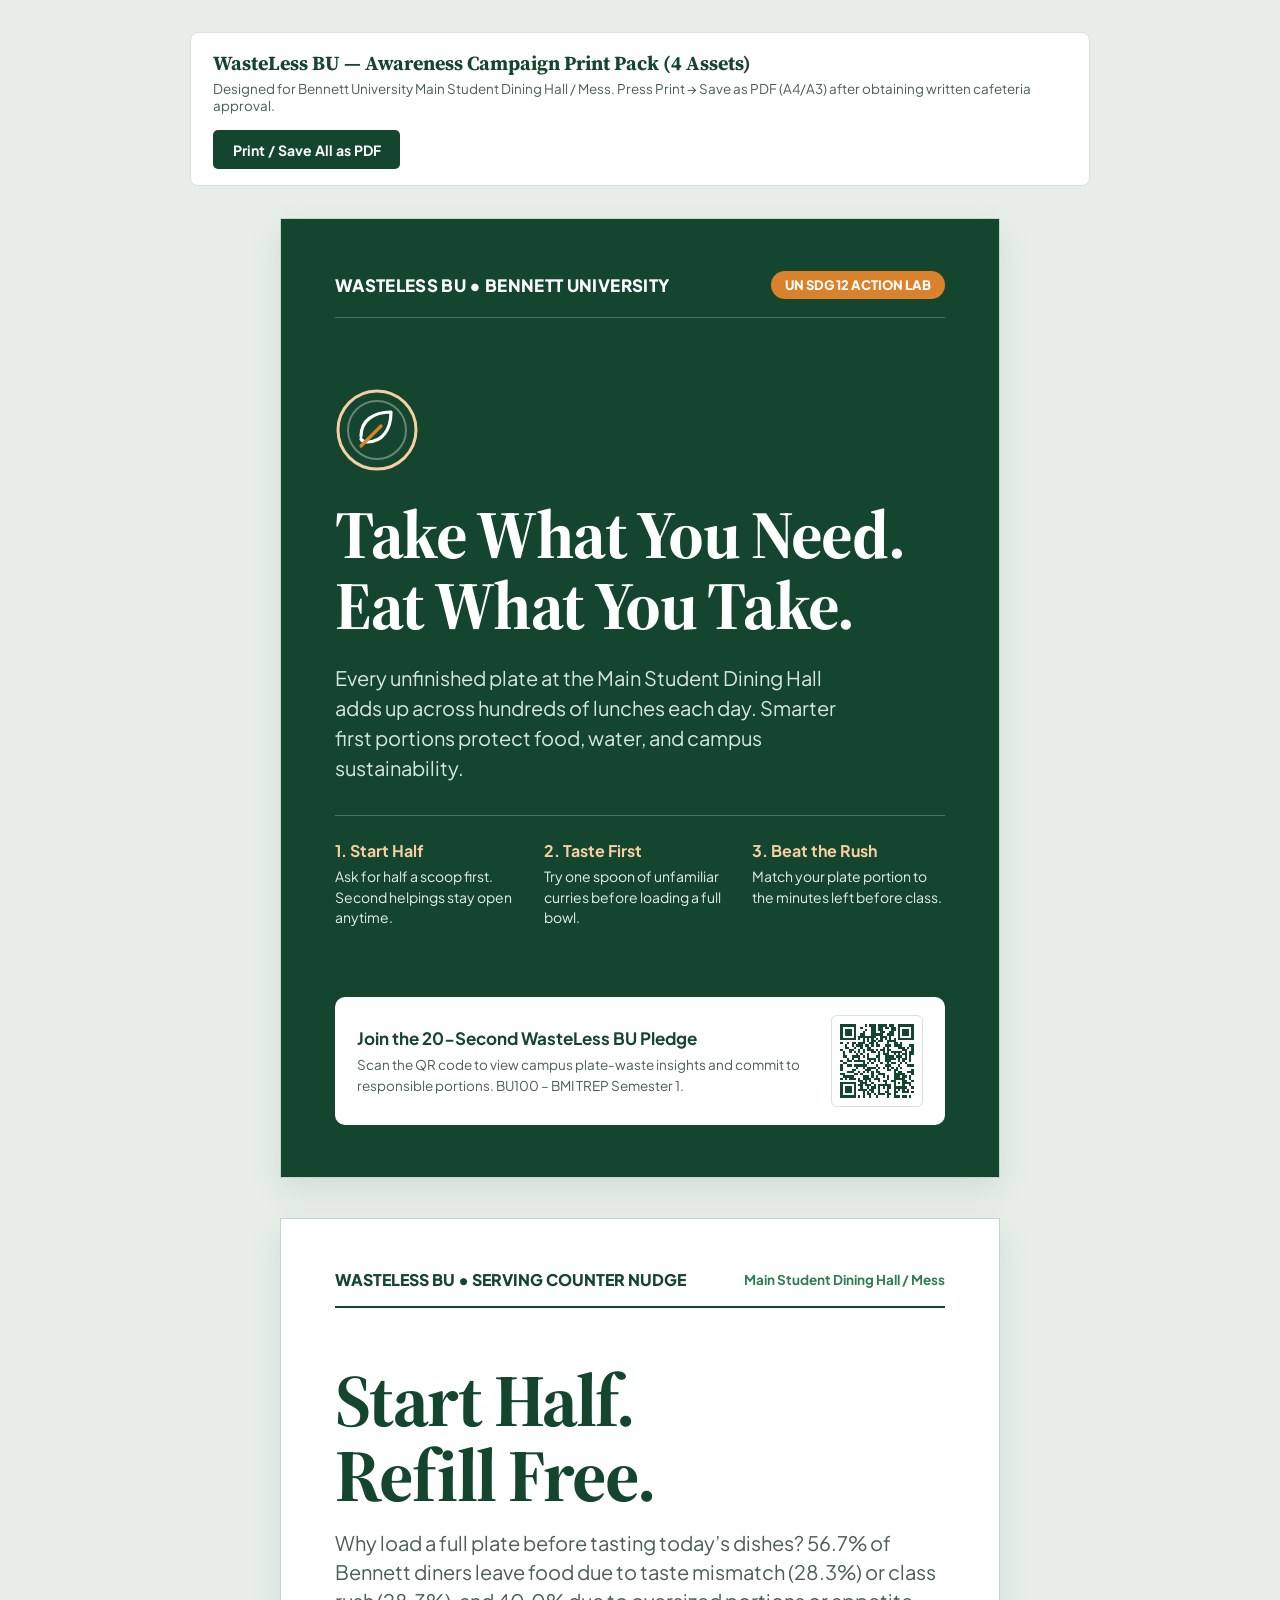
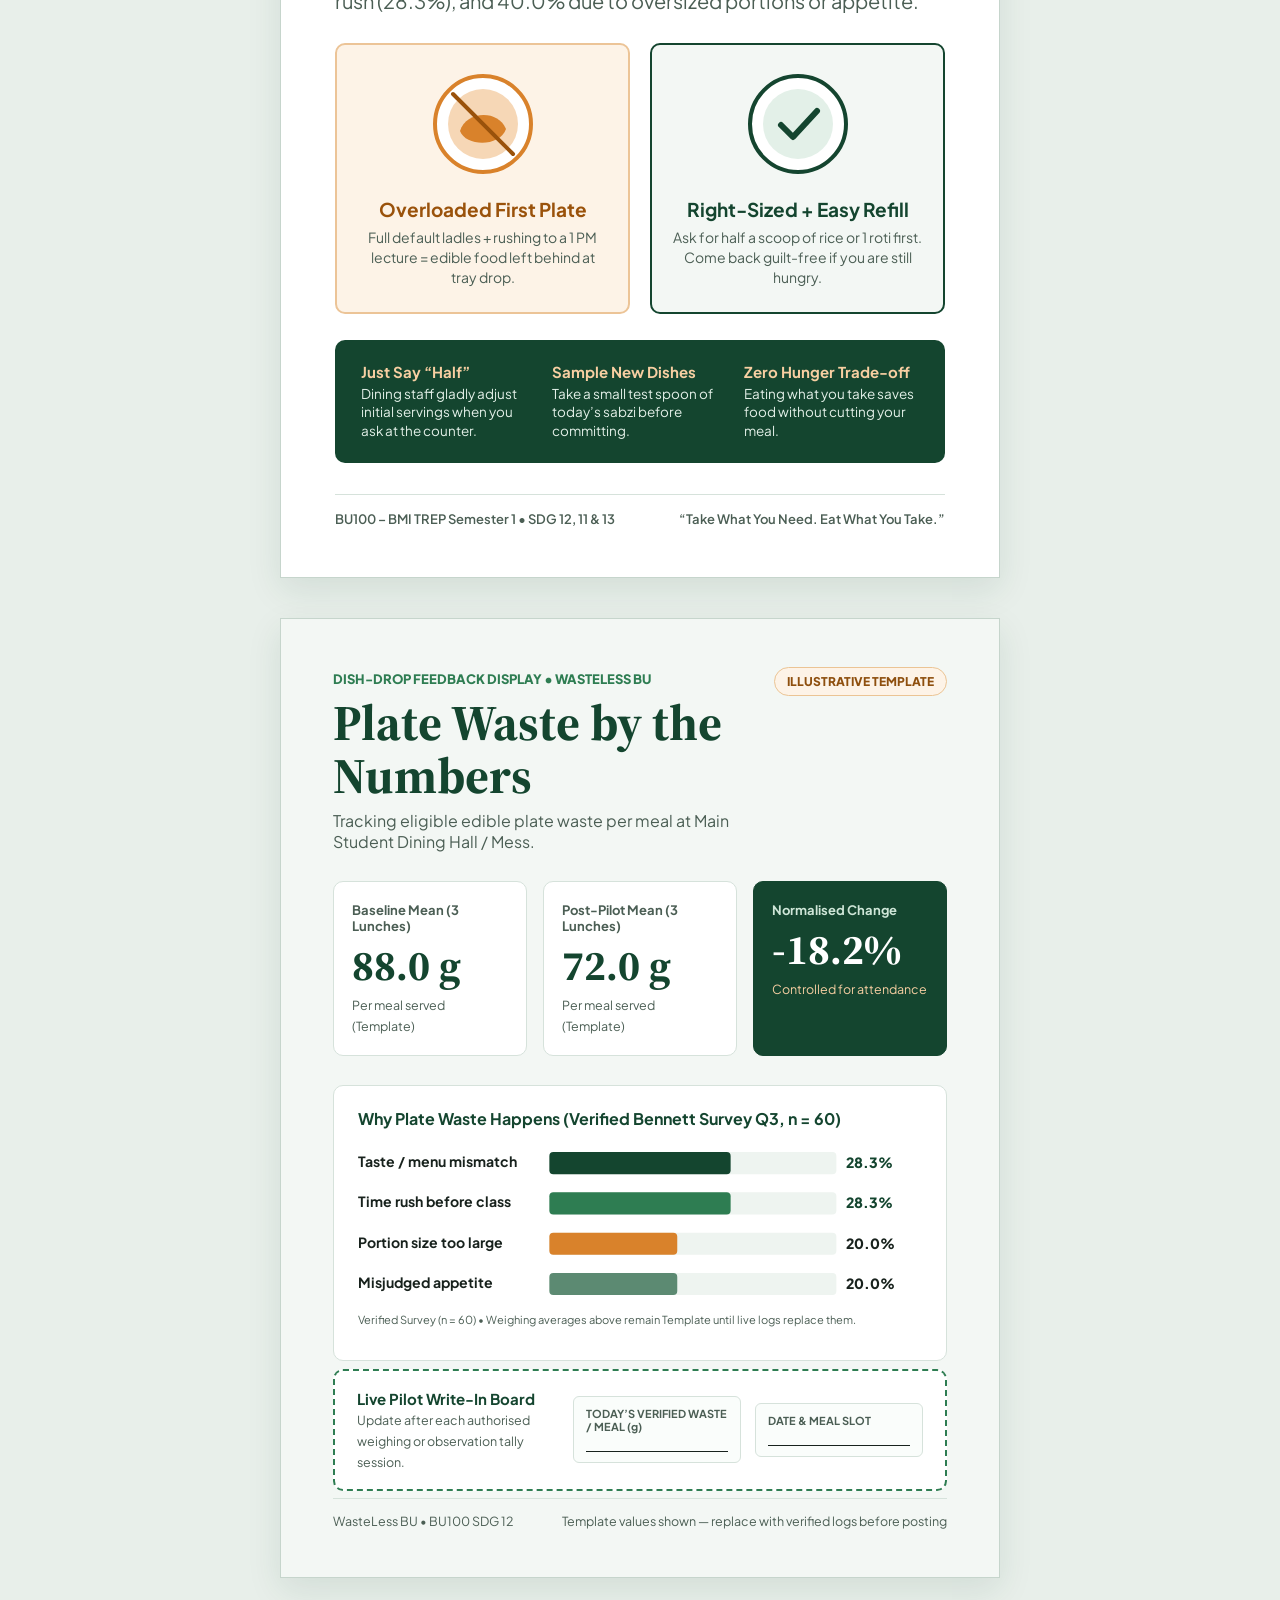
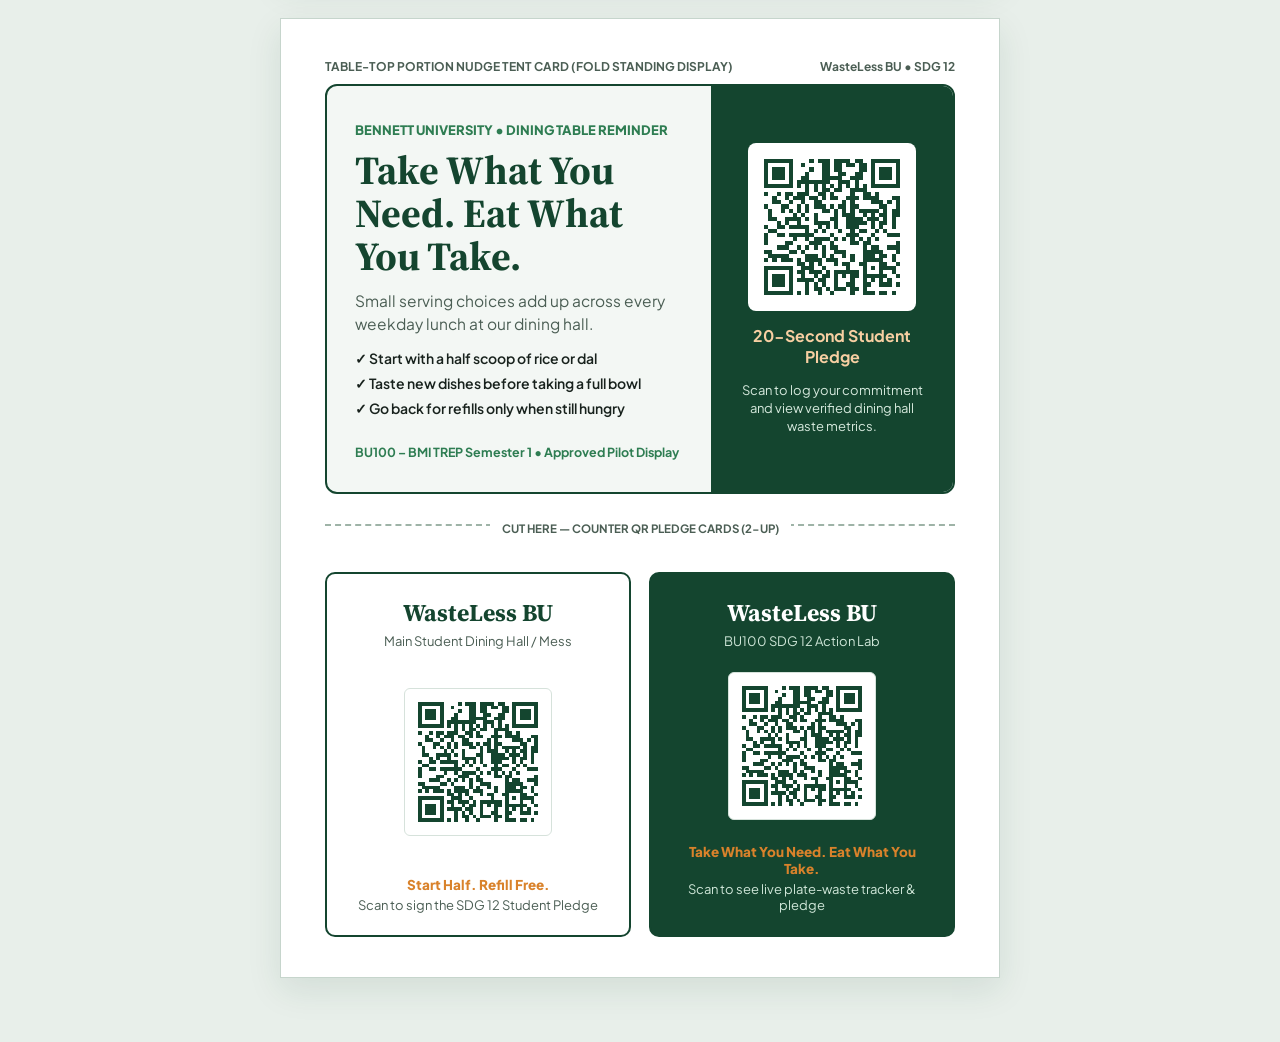
<file: posters/posters.html>
<!DOCTYPE html>
<html lang="en">
<head>
  <meta charset="UTF-8" />
  <meta name="viewport" content="width=device-width, initial-scale=1.0" />
  <title>WasteLess BU — Print-Ready Awareness Campaign Pack (4 Assets)</title>
  <link rel="preconnect" href="https://fonts.googleapis.com" />
  <link rel="preconnect" href="https://fonts.gstatic.com" crossorigin />
  <link href="https://fonts.googleapis.com/css2?family=Plus+Jakarta+Sans:wght@400;600;700;800&family=Source+Serif+4:opsz,wght@8..60,700;8..60,800&display=swap" rel="stylesheet" />
  <style>
    :root {
      --forest: #14452F;
      --forest-deep: #0D3020;
      --leaf: #2E7D52;
      --mist: #F3F7F4;
      --amber: #D9822B;
      --amber-soft: #FDF3E7;
      --ink: #18221D;
      --muted: #4B5E54;
      --border: #D6E2DB;
      --serif: 'Source Serif 4', 'Cambria', Georgia, serif;
      --sans: 'Plus Jakarta Sans', 'Segoe UI', Calibri, sans-serif;
    }

    * { box-sizing: border-box; }

    body {
      margin: 0;
      background: #E8EFEA;
      font-family: var(--sans);
      color: var(--ink);
      padding: 2rem 1.5rem 4rem;
    }

    .toolbar {
      max-width: 900px;
      margin: 0 auto 2rem;
      background: #FFFFFF;
      border: 1px solid var(--border);
      border-radius: 8px;
      padding: 1rem 1.4rem;
      display: flex;
      align-items: center;
      justify-content: space-between;
      gap: 1rem;
      flex-wrap: wrap;
    }

    .toolbar h1 {
      margin: 0;
      font-family: var(--serif);
      font-size: 1.25rem;
      color: var(--forest);
    }

    .toolbar p {
      margin: 0.2rem 0 0;
      font-size: 0.84rem;
      color: var(--muted);
    }

    .print-btn {
      background: var(--forest);
      color: #FFFFFF;
      border: none;
      border-radius: 5px;
      padding: 0.65rem 1.2rem;
      font-family: inherit;
      font-size: 0.88rem;
      font-weight: 700;
      cursor: pointer;
    }

    /* Poster Sheets (3:4 portrait aspect — 720x960 px exact for crisp export & A4/A3 print) */
    .sheets {
      display: flex;
      flex-direction: column;
      align-items: center;
      gap: 2.5rem;
    }

    .poster {
      width: 720px;
      height: 960px;
      background: #FFFFFF;
      position: relative;
      overflow: hidden;
      display: flex;
      flex-direction: column;
      border: 1px solid #C6D5CC;
      box-shadow: 0 12px 32px rgba(20, 69, 47, 0.1);
    }

    /* Poster 1: Dark Canopy Entrance Anchor */
    .p1 {
      background: var(--forest);
      color: #FFFFFF;
      padding: 52px 54px;
      justify-content: space-between;
    }

    .p1-top {
      display: flex;
      justify-content: space-between;
      align-items: center;
      border-bottom: 1px solid rgba(255, 255, 255, 0.24);
      padding-bottom: 18px;
    }

    .p-brand {
      font-weight: 800;
      font-size: 17px;
      letter-spacing: 0.02em;
    }

    .sdg-pill {
      background: var(--amber);
      color: #FFFFFF;
      font-size: 13px;
      font-weight: 800;
      padding: 6px 14px;
      border-radius: 999px;
    }

    .p1-center {
      text-align: left;
      margin: 14px 0;
    }

    .p1-emblem {
      margin-bottom: 24px;
    }

    .p1 h2 {
      font-family: var(--serif);
      font-size: 68px;
      line-height: 1.04;
      margin: 0 0 22px;
      color: #FFFFFF;
      letter-spacing: -0.02em;
    }

    .p1-sub {
      font-size: 20px;
      line-height: 1.5;
      color: #D5E8DC;
      max-width: 520px;
      margin: 0 0 32px;
    }

    .p1-rules {
      display: grid;
      grid-template-columns: repeat(3, 1fr);
      gap: 16px;
      border-top: 1px solid rgba(255, 255, 255, 0.24);
      padding-top: 24px;
    }

    .p1-rule strong {
      display: block;
      font-size: 16px;
      color: #F7CFA2;
      margin-bottom: 5px;
    }

    .p1-rule span {
      font-size: 14px;
      color: #E3F0E8;
      line-height: 1.45;
      display: block;
    }

    .p1-foot {
      display: flex;
      align-items: center;
      justify-content: space-between;
      background: #FFFFFF;
      color: var(--ink);
      border-radius: 10px;
      padding: 18px 22px;
      gap: 18px;
    }

    .p1-foot-text strong {
      display: block;
      font-size: 17px;
      color: var(--forest);
      margin-bottom: 4px;
    }

    .p1-foot-text span {
      font-size: 13.5px;
      color: var(--muted);
    }

    .poster-qr {
      width: 92px;
      height: 92px;
      flex-shrink: 0;
      padding: 4px;
      border: 1px solid var(--border);
      border-radius: 6px;
      background: #FFFFFF;
    }

    .poster-qr svg { width: 100%; height: 100%; display: block; }

    /* Poster 2: Serving Counter Portion Nudge */
    .p2 {
      background: #FFFFFF;
      padding: 50px 54px;
      justify-content: space-between;
    }

    .p2-top {
      display: flex;
      justify-content: space-between;
      align-items: center;
      padding-bottom: 16px;
      border-bottom: 2px solid var(--forest);
    }

    .p2-top .tag {
      font-weight: 800;
      color: var(--forest);
      font-size: 16px;
    }

    .p2-top .loc {
      font-size: 13.5px;
      font-weight: 700;
      color: var(--leaf);
    }

    .p2 h2 {
      font-family: var(--serif);
      font-size: 74px;
      line-height: 1.02;
      color: var(--forest);
      margin: 24px 0 14px;
      letter-spacing: -0.025em;
    }

    .p2-lead {
      font-size: 20px;
      line-height: 1.45;
      color: var(--muted);
      margin: 0 0 28px;
    }

    .p2-compare {
      display: grid;
      grid-template-columns: 1fr 1fr;
      gap: 20px;
      margin-bottom: 26px;
    }

    .plate-card {
      border-radius: 10px;
      padding: 24px 20px;
      text-align: center;
    }

    .plate-card.bad {
      background: var(--amber-soft);
      border: 2px solid #ECC497;
    }

    .plate-card.good {
      background: var(--mist);
      border: 2px solid var(--forest);
    }

    .plate-card svg {
      margin: 0 auto 14px;
    }

    .plate-card strong {
      display: block;
      font-size: 19px;
      margin-bottom: 6px;
    }

    .plate-card.bad strong { color: #9A520B; }
    .plate-card.good strong { color: var(--forest); }

    .plate-card p {
      margin: 0;
      font-size: 14px;
      color: var(--muted);
      line-height: 1.45;
    }

    .p2-steps {
      background: var(--forest);
      color: #FFFFFF;
      border-radius: 10px;
      padding: 22px 26px;
      display: grid;
      grid-template-columns: repeat(3, 1fr);
      gap: 16px;
    }

    .p2-steps div strong {
      display: block;
      font-size: 15px;
      color: #F7CFA2;
      margin-bottom: 4px;
    }

    .p2-steps div span {
      font-size: 13.5px;
      color: #E3F0E8;
      line-height: 1.4;
      display: block;
    }

    .p2-foot {
      display: flex;
      justify-content: space-between;
      align-items: center;
      padding-top: 16px;
      border-top: 1px solid var(--border);
      font-size: 13px;
      color: var(--muted);
      font-weight: 600;
    }

    /* Poster 3: Dish-Drop Feedback Board */
    .p3 {
      background: var(--mist);
      padding: 48px 52px;
      justify-content: space-between;
    }

    .p3-head {
      display: flex;
      justify-content: space-between;
      align-items: flex-start;
      gap: 16px;
    }

    .p3 h2 {
      font-family: var(--serif);
      font-size: 50px;
      line-height: 1.06;
      color: var(--forest);
      margin: 8px 0 8px;
    }

    .p3-sub {
      margin: 0;
      font-size: 16px;
      color: var(--muted);
    }

    .p3-badge {
      background: var(--amber-soft);
      color: #8E4F0E;
      border: 1px solid #EBC494;
      font-size: 12px;
      font-weight: 800;
      padding: 6px 12px;
      border-radius: 999px;
      white-space: nowrap;
    }

    .p3-stats {
      display: grid;
      grid-template-columns: repeat(3, 1fr);
      gap: 16px;
      margin: 22px 0;
    }

    .p3-stat {
      background: #FFFFFF;
      border: 1.5px solid var(--border);
      border-radius: 10px;
      padding: 20px 18px;
    }

    .p3-stat.highlight {
      background: var(--forest);
      border-color: var(--forest);
      color: #FFFFFF;
    }

    .p3-stat span {
      display: block;
      font-size: 13px;
      font-weight: 700;
      color: var(--muted);
    }

    .p3-stat.highlight span { color: #CFE6D8; }

    .p3-stat strong {
      display: block;
      font-family: var(--serif);
      font-size: 42px;
      line-height: 1.1;
      margin: 8px 0 4px;
      color: var(--forest);
    }

    .p3-stat.highlight strong { color: #FFFFFF; }

    .p3-stat small {
      font-size: 12.5px;
      color: var(--muted);
    }

    .p3-stat.highlight small { color: #F7CFA2; }

    .p3-chart-box {
      background: #FFFFFF;
      border: 1.5px solid var(--border);
      border-radius: 10px;
      padding: 22px 24px;
    }

    .p3-chart-box h3 {
      margin: 0 0 14px;
      font-size: 16px;
      color: var(--forest);
    }

    .p3-writein {
      background: #FFFFFF;
      border: 2px dashed var(--leaf);
      border-radius: 10px;
      padding: 18px 22px;
      display: grid;
      grid-template-columns: 1.2fr 1fr 1fr;
      gap: 14px;
      align-items: center;
    }

    .p3-writein strong {
      font-size: 15px;
      color: var(--forest);
      display: block;
    }

    .p3-writein span {
      font-size: 12.5px;
      color: var(--muted);
    }

    .blank-slot {
      border: 1.5px solid var(--border);
      border-radius: 6px;
      padding: 10px 12px;
      background: #FAFDFB;
    }

    .blank-slot label {
      display: block;
      font-size: 11px;
      font-weight: 700;
      color: var(--muted);
      margin-bottom: 18px;
    }

    .blank-slot .line {
      border-bottom: 1.5px solid var(--ink);
    }

    .p3-foot {
      font-size: 12.5px;
      color: var(--muted);
      display: flex;
      justify-content: space-between;
      border-top: 1px solid var(--border);
      padding-top: 14px;
    }

    /* Asset 4: Table-Top Tent Card & 2 QR Pledge Cards */
    .p4 {
      background: #FFFFFF;
      padding: 40px 44px;
      justify-content: space-between;
    }

    .p4-label {
      font-size: 12px;
      font-weight: 700;
      color: var(--muted);
      display: flex;
      justify-content: space-between;
      margin-bottom: 10px;
    }

    .tent-card {
      border: 2px solid var(--forest);
      border-radius: 12px;
      overflow: hidden;
      display: grid;
      grid-template-columns: 1.35fr 0.85fr;
      background: var(--mist);
      height: 410px;
    }

    .tent-left {
      padding: 32px 28px;
      display: flex;
      flex-direction: column;
      justify-content: space-between;
    }

    .tent-left .kicker {
      font-size: 13px;
      font-weight: 800;
      color: var(--leaf);
    }

    .tent-left h2 {
      font-family: var(--serif);
      font-size: 40px;
      line-height: 1.08;
      color: var(--forest);
      margin: 10px 0;
    }

    .tent-left p {
      margin: 0;
      font-size: 15.5px;
      line-height: 1.5;
      color: var(--muted);
    }

    .tent-checklist {
      margin: 14px 0 0;
      padding: 0;
      list-style: none;
      font-size: 14px;
      font-weight: 600;
      color: var(--ink);
      display: flex;
      flex-direction: column;
      gap: 7px;
    }

    .tent-right {
      background: var(--forest);
      color: #FFFFFF;
      padding: 28px 22px;
      display: flex;
      flex-direction: column;
      align-items: center;
      justify-content: center;
      text-align: center;
      gap: 14px;
    }

    .tent-qr {
      width: 168px;
      height: 168px;
      background: #FFFFFF;
      padding: 8px;
      border-radius: 8px;
    }

    .tent-qr svg { width: 100%; height: 100%; display: block; }

    .tent-right strong {
      font-size: 16px;
      color: #F7CFA2;
    }

    .tent-right span {
      font-size: 13px;
      color: #D6E9DD;
      line-height: 1.4;
    }

    .cut-line {
      border-top: 2px dashed #9EB3A7;
      margin: 18px 0 12px;
      position: relative;
      text-align: center;
    }

    .cut-line span {
      position: relative;
      top: -10px;
      background: #FFFFFF;
      padding: 0 12px;
      font-size: 11.5px;
      font-weight: 700;
      color: var(--muted);
    }

    .mini-cards-row {
      display: grid;
      grid-template-columns: 1fr 1fr;
      gap: 18px;
      height: 365px;
    }

    .qr-pledge-card {
      border: 2px solid var(--forest);
      border-radius: 10px;
      padding: 22px;
      display: flex;
      flex-direction: column;
      justify-content: space-between;
      text-align: center;
      background: #FFFFFF;
    }

    .qr-pledge-card.alt {
      background: var(--forest);
      color: #FFFFFF;
    }

    .qr-pledge-card h3 {
      font-family: var(--serif);
      font-size: 24px;
      margin: 0 0 4px;
      color: var(--forest);
    }

    .qr-pledge-card.alt h3 { color: #FFFFFF; }

    .qr-pledge-card p {
      margin: 0;
      font-size: 13px;
      color: var(--muted);
    }

    .qr-pledge-card.alt p { color: #CFE6D8; }

    .card-qr {
      width: 148px;
      height: 148px;
      margin: 10px auto;
      padding: 6px;
      background: #FFFFFF;
      border: 1px solid var(--border);
      border-radius: 6px;
    }

    .card-qr svg { width: 100%; height: 100%; display: block; }

    .card-slogan {
      font-size: 13.5px;
      font-weight: 800;
      color: var(--amber);
    }

    @media print {
      body { background: #FFFFFF; padding: 0; }
      .toolbar { display: none; }
      .sheets { gap: 0; }
      .poster {
        box-shadow: none;
        border: none;
        page-break-after: always;
        margin: 0 auto;
      }
    }
  </style>
</head>
<body>
  <div class="toolbar">
    <div>
      <h1>WasteLess BU — Awareness Campaign Print Pack (4 Assets)</h1>
      <p>Designed for Bennett University Main Student Dining Hall / Mess. Press Print → Save as PDF (A4/A3) after obtaining written cafeteria approval.</p>
    </div>
    <button type="button" class="print-btn" onclick="window.print()">Print / Save All as PDF</button>
  </div>

  <div class="sheets">
    <!-- POSTER 1 -->
    <section class="poster p1" id="poster-1">
      <div class="p1-top">
        <span class="p-brand">WASTELESS BU • BENNETT UNIVERSITY</span>
        <span class="sdg-pill">UN SDG 12 ACTION LAB</span>
      </div>

      <div class="p1-center">
        <svg class="p1-emblem" width="84" height="84" viewBox="0 0 84 84" fill="none">
          <circle cx="42" cy="42" r="39" stroke="#F7CFA2" stroke-width="3" />
          <circle cx="42" cy="42" r="29" stroke="rgba(255,255,255,0.35)" stroke-width="2" />
          <path d="M26 48C26 33 38 24 56 24C56 42 47 54 32 54C29 54 27 53 26 51" stroke="#FFFFFF" stroke-width="3.2" stroke-linecap="round" stroke-linejoin="round" />
          <path d="M26 58L46 38" stroke="#D9822B" stroke-width="3.2" stroke-linecap="round" />
        </svg>

        <h2>Take What You Need.<br />Eat What You Take.</h2>
        <p class="p1-sub">
          Every unfinished plate at the Main Student Dining Hall adds up across hundreds of lunches each day. Smarter first portions protect food, water, and campus sustainability.
        </p>

        <div class="p1-rules">
          <div class="p1-rule">
            <strong>1. Start Half</strong>
            <span>Ask for half a scoop first. Second helpings stay open anytime.</span>
          </div>
          <div class="p1-rule">
            <strong>2. Taste First</strong>
            <span>Try one spoon of unfamiliar curries before loading a full bowl.</span>
          </div>
          <div class="p1-rule">
            <strong>3. Beat the Rush</strong>
            <span>Match your plate portion to the minutes left before class.</span>
          </div>
        </div>
      </div>

      <div class="p1-foot">
        <div class="p1-foot-text">
          <strong>Join the 20-Second WasteLess BU Pledge</strong>
          <span>Scan the QR code to view campus plate-waste insights and commit to responsible portions. BU100 – BMI TREP Semester 1.</span>
        </div>
        <div class="poster-qr" data-qr></div>
      </div>
    </section>

    <!-- POSTER 2 -->
    <section class="poster p2" id="poster-2">
      <div class="p2-top">
        <span class="tag">WASTELESS BU • SERVING COUNTER NUDGE</span>
        <span class="loc">Main Student Dining Hall / Mess</span>
      </div>

      <div>
        <h2>Start Half.<br />Refill Free.</h2>
        <p class="p2-lead">
          Why load a full plate before tasting today’s dishes? 56.7% of Bennett diners leave food due to taste mismatch (28.3%) or class rush (28.3%), and 40.0% due to oversized portions or appetite.
        </p>

        <div class="p2-compare">
          <div class="plate-card bad">
            <svg width="110" height="110" viewBox="0 0 110 110" fill="none">
              <circle cx="55" cy="55" r="48" fill="#FFFFFF" stroke="#D9822B" stroke-width="4" />
              <circle cx="55" cy="55" r="35" fill="#F6D7B6" />
              <path d="M32 62C38 42 70 40 78 60C72 78 38 78 32 62Z" fill="#D9822B" />
              <line x1="25" y1="25" x2="85" y2="85" stroke="#9A520B" stroke-width="4" stroke-linecap="round" />
            </svg>
            <strong>Overloaded First Plate</strong>
            <p>Full default ladles + rushing to a 1 PM lecture = edible food left behind at tray drop.</p>
          </div>

          <div class="plate-card good">
            <svg width="110" height="110" viewBox="0 0 110 110" fill="none">
              <circle cx="55" cy="55" r="48" fill="#FFFFFF" stroke="#14452F" stroke-width="4" />
              <circle cx="55" cy="55" r="35" fill="#E3F0E8" />
              <path d="M38 56L50 68L74 42" stroke="#14452F" stroke-width="6" stroke-linecap="round" stroke-linejoin="round" />
            </svg>
            <strong>Right-Sized + Easy Refill</strong>
            <p>Ask for half a scoop of rice or 1 roti first. Come back guilt-free if you are still hungry.</p>
          </div>
        </div>

        <div class="p2-steps">
          <div>
            <strong>Just Say “Half”</strong>
            <span>Dining staff gladly adjust initial servings when you ask at the counter.</span>
          </div>
          <div>
            <strong>Sample New Dishes</strong>
            <span>Take a small test spoon of today’s sabzi before committing.</span>
          </div>
          <div>
            <strong>Zero Hunger Trade-off</strong>
            <span>Eating what you take saves food without cutting your meal.</span>
          </div>
        </div>
      </div>

      <div class="p2-foot">
        <span>BU100 – BMI TREP Semester 1 • SDG 12, 11 &amp; 13</span>
        <span>“Take What You Need. Eat What You Take.”</span>
      </div>
    </section>

    <!-- POSTER 3 -->
    <section class="poster p3" id="poster-3">
      <div class="p3-head">
        <div>
          <span style="font-size:13px;font-weight:800;color:#2E7D52;">DISH-DROP FEEDBACK DISPLAY • WASTELESS BU</span>
          <h2>Plate Waste by the Numbers</h2>
          <p class="p3-sub">Tracking eligible edible plate waste per meal at Main Student Dining Hall / Mess.</p>
        </div>
        <span class="p3-badge">ILLUSTRATIVE TEMPLATE</span>
      </div>

      <div class="p3-stats">
        <div class="p3-stat">
          <span>Baseline Mean (3 Lunches)</span>
          <strong>88.0 g</strong>
          <small>Per meal served (Template)</small>
        </div>
        <div class="p3-stat">
          <span>Post-Pilot Mean (3 Lunches)</span>
          <strong>72.0 g</strong>
          <small>Per meal served (Template)</small>
        </div>
        <div class="p3-stat highlight">
          <span>Normalised Change</span>
          <strong>-18.2%</strong>
          <small>Controlled for attendance</small>
        </div>
      </div>

      <div class="p3-chart-box">
        <h3>Why Plate Waste Happens (Verified Bennett Survey Q3, n = 60)</h3>
        <svg viewBox="0 0 560 190" width="100%" xmlns="http://www.w3.org/2000/svg" font-family="Plus Jakarta Sans, Segoe UI, sans-serif">
          <text x="0" y="24" font-size="14" font-weight="700" fill="#18221D">Taste / menu mismatch</text>
          <rect x="190" y="9" width="285" height="22" rx="4" fill="#EEF4F0" />
          <rect x="190" y="9" width="180" height="22" rx="4" fill="#14452F" />
          <text x="485" y="25" font-size="14" font-weight="800" fill="#14452F">28.3%</text>

          <text x="0" y="64" font-size="14" font-weight="700" fill="#18221D">Time rush before class</text>
          <rect x="190" y="49" width="285" height="22" rx="4" fill="#EEF4F0" />
          <rect x="190" y="49" width="180" height="22" rx="4" fill="#2E7D52" />
          <text x="485" y="65" font-size="14" font-weight="800" fill="#14452F">28.3%</text>

          <text x="0" y="104" font-size="14" font-weight="700" fill="#18221D">Portion size too large</text>
          <rect x="190" y="89" width="285" height="22" rx="4" fill="#EEF4F0" />
          <rect x="190" y="89" width="127" height="22" rx="4" fill="#D9822B" />
          <text x="485" y="105" font-size="14" font-weight="800" fill="#18221D">20.0%</text>

          <text x="0" y="144" font-size="14" font-weight="700" fill="#18221D">Misjudged appetite</text>
          <rect x="190" y="129" width="285" height="22" rx="4" fill="#EEF4F0" />
          <rect x="190" y="129" width="127" height="22" rx="4" fill="#5C8A72" />
          <text x="485" y="145" font-size="14" font-weight="800" fill="#18221D">20.0%</text>

          <text x="0" y="180" font-size="11" fill="#4B5E54">Verified Survey (n = 60) • Weighing averages above remain Template until live logs replace them.</text>
        </svg>
      </div>

      <div class="p3-writein">
        <div>
          <strong>Live Pilot Write-In Board</strong>
          <span>Update after each authorised weighing or observation tally session.</span>
        </div>
        <div class="blank-slot">
          <label>TODAY’S VERIFIED WASTE / MEAL (g)</label>
          <div class="line"></div>
        </div>
        <div class="blank-slot">
          <label>DATE &amp; MEAL SLOT</label>
          <div class="line"></div>
        </div>
      </div>

      <div class="p3-foot">
        <span>WasteLess BU • BU100 SDG 12</span>
        <span>Template values shown — replace with verified logs before posting</span>
      </div>
    </section>

    <!-- ASSET 4: Table-Top Tent Card + 2 QR Pledge Cards -->
    <section class="poster p4" id="poster-4">
      <div>
        <div class="p4-label">
          <span>TABLE-TOP PORTION NUDGE TENT CARD (FOLD STANDING DISPLAY)</span>
          <span>WasteLess BU • SDG 12</span>
        </div>
        <div class="tent-card">
          <div class="tent-left">
            <div>
              <span class="kicker">BENNETT UNIVERSITY • DINING TABLE REMINDER</span>
              <h2>Take What You Need. Eat What You Take.</h2>
              <p>Small serving choices add up across every weekday lunch at our dining hall.</p>
              <ul class="tent-checklist">
                <li>✓ Start with a half scoop of rice or dal</li>
                <li>✓ Taste new dishes before taking a full bowl</li>
                <li>✓ Go back for refills only when still hungry</li>
              </ul>
            </div>
            <div style="font-size:12.5px;font-weight:700;color:#2E7D52;">
              BU100 – BMI TREP Semester 1 • Approved Pilot Display
            </div>
          </div>
          <div class="tent-right">
            <div class="tent-qr" data-qr></div>
            <strong>20-Second Student Pledge</strong>
            <span>Scan to log your commitment and view verified dining hall waste metrics.</span>
          </div>
        </div>
      </div>

      <div class="cut-line"><span>CUT HERE — COUNTER QR PLEDGE CARDS (2-UP)</span></div>

      <div class="mini-cards-row">
        <div class="qr-pledge-card">
          <div>
            <h3>WasteLess BU</h3>
            <p>Main Student Dining Hall / Mess</p>
          </div>
          <div class="card-qr" data-qr></div>
          <div>
            <div class="card-slogan">Start Half. Refill Free.</div>
            <p style="margin-top:4px;">Scan to sign the SDG 12 Student Pledge</p>
          </div>
        </div>

        <div class="qr-pledge-card alt">
          <div>
            <h3>WasteLess BU</h3>
            <p>BU100 SDG 12 Action Lab</p>
          </div>
          <div class="card-qr" data-qr></div>
          <div>
            <div class="card-slogan">Take What You Need. Eat What You Take.</div>
            <p style="margin-top:4px;">Scan to see live plate-waste tracker &amp; pledge</p>
          </div>
        </div>
      </div>
    </section>
  </div>

  <script src="../qr.js"></script>
  <script>
    (function () {
      let state = null;
      try {
        const raw = localStorage.getItem("wasteless_bu_state_v5");
        if (raw) state = JSON.parse(raw);
      } catch {}

      const LIVE_PLEDGE = "https://priyanshverma-droid.github.io/wasteless-bu/pledge.html";
      const qrUrl = (state && state.qrUrl && !state.qrUrl.includes("wasteless-bu.github.io")) ? state.qrUrl : LIVE_PLEDGE;

      // Sync QR codes across all 4 posters
      if (typeof window.qrcode === "function") {
        const qr = window.qrcode(0, "M");
        qr.addData(qrUrl);
        qr.make();
        const count = qr.getModuleCount();
        const pad = 2;
        const size = count + pad * 2;
        let d = "";
        for (let r = 0; r < count; r++) {
          for (let c = 0; c < count; c++) {
            if (qr.isDark(r, c)) d += `M${c + pad},${r + pad}h1v1h-1z`;
          }
        }
        const svg = `<svg xmlns="http://www.w3.org/2000/svg" viewBox="0 0 ${size} ${size}" shape-rendering="crispEdges"><rect width="${size}" height="${size}" fill="#FFFFFF"/><path d="${d}" fill="#14452F"/></svg>`;
        document.querySelectorAll("[data-qr]").forEach((el) => { el.innerHTML = svg; });
      }

      // Auto-sync live metrics, venue name & data status from index.html state
      if (state && Array.isArray(state.sessions) && state.survey) {
        const venue = state.venueName || "Main Student Dining Hall / Mess";
        const locEl = document.querySelector(".p2-top .loc");
        if (locEl) locEl.textContent = venue;
        const p3Sub = document.querySelector(".p3-sub");
        if (p3Sub) p3Sub.textContent = `Tracking eligible edible plate waste per meal at ${venue}.`;

        const isVerified = state.mode === "verified";
        const isTally = state.protocol === "tally";
        const badge = document.querySelector(".p3-badge");
        if (badge) {
          badge.textContent = isVerified ? "VERIFIED FIELD DATA" : "ILLUSTRATIVE TEMPLATE";
          if (isVerified) {
            badge.style.background = "#E5F1EA";
            badge.style.color = "#14452F";
            badge.style.borderColor = "#A8D3BA";
          }
        }

        const base = state.sessions.filter((s) => s.phase === "baseline");
        const post = state.sessions.filter((s) => s.phase === "post");
        const metricOf = (s) => isTally
          ? (s.meals ? (s.tallyPlates / s.meals) * 100 : 0)
          : (s.meals ? (Math.max(0, s.grossKg - s.tareKg) * 1000) / s.meals : 0);

        const bAvg = base.length ? base.reduce((a, b) => a + metricOf(b), 0) / base.length : 0;
        const pAvg = post.length ? post.reduce((a, b) => a + metricOf(b), 0) / post.length : 0;
        const pct = bAvg > 0 ? ((bAvg - pAvg) / bAvg) * 100 : 0;

        const statCards = document.querySelectorAll(".p3-stat");
        if (statCards.length === 3) {
          statCards[0].querySelector("strong").textContent = isTally ? `${bAvg.toFixed(1)}%` : `${bAvg.toFixed(1)} g`;
          statCards[0].querySelector("small").textContent = isTally ? "Plates w/ leftovers" : (isVerified ? "Verified per meal" : "Per meal served (Template)");
          statCards[1].querySelector("strong").textContent = isTally ? `${pAvg.toFixed(1)}%` : `${pAvg.toFixed(1)} g`;
          statCards[1].querySelector("small").textContent = isTally ? "Plates w/ leftovers" : (isVerified ? "Verified per meal" : "Per meal served (Template)");
          statCards[2].querySelector("strong").textContent = `${pct >= 0 ? "-" : "+"}${Math.abs(pct).toFixed(1)}%`;
        }

        // Sync Poster 3 Q3 drivers bars
        const q3 = state.survey.q3 || {};
        const tot = Math.max(1, (q3.portion || 0) + (q3.taste || 0) + (q3.rush || 0) + (q3.appetite || 0) + (q3.other || 0));
        const rows = [
          { label: "Portion size too large", v: q3.portion || 0, c: "#14452F" },
          { label: "Taste / menu mismatch", v: q3.taste || 0, c: "#2E7D52" },
          { label: "Time rush before class", v: q3.rush || 0, c: "#D9822B" },
          { label: "Misjudged appetite", v: q3.appetite || 0, c: "#5C8A72" }
        ].sort((a, b) => b.v - a.v);

        const chartBox = document.querySelector(".p3-chart-box");
        if (chartBox) {
          const surveyTag = state.survey.verifiedSurvey ? "Verified" : (isVerified ? "Verified" : "Template");
          chartBox.querySelector("h3").textContent = `Why Plate Waste Happens (Bennett Survey Q3 — ${surveyTag}, n = ${state.survey.n})`;
          const maxP = Math.max(45, ...rows.map((r) => (r.v / tot) * 100));
          let svg = `<svg viewBox="0 0 560 190" width="100%" xmlns="http://www.w3.org/2000/svg" font-family="Plus Jakarta Sans, Segoe UI, sans-serif">`;
          rows.forEach((r, i) => {
            const p = (r.v / tot) * 100;
            const y = 24 + i * 40;
            const bw = Math.max(6, (p / maxP) * 285);
            svg += `<text x="0" y="${y}" font-size="14" font-weight="700" fill="#18221D">${r.label}</text>`;
            svg += `<rect x="190" y="${y - 15}" width="285" height="22" rx="4" fill="#EEF4F0" />`;
            svg += `<rect x="190" y="${y - 15}" width="${bw.toFixed(1)}" height="22" rx="4" fill="${r.c}" />`;
            svg += `<text x="485" y="${y + 1}" font-size="14" font-weight="800" fill="${i === 0 ? "#14452F" : "#18221D"}">${p.toFixed(1)}%</text>`;
          });
          svg += `<text x="0" y="180" font-size="11" fill="#4B5E54">Verified Survey (n = ${state.survey.n}) • Weighing averages above remain ${isVerified ? "Verified" : "Template"}.</text></svg>`;
          const oldSvg = chartBox.querySelector("svg");
          if (oldSvg) oldSvg.outerHTML = svg;
        }
      }
    })();
  </script>
</body>
</html>
</file>
